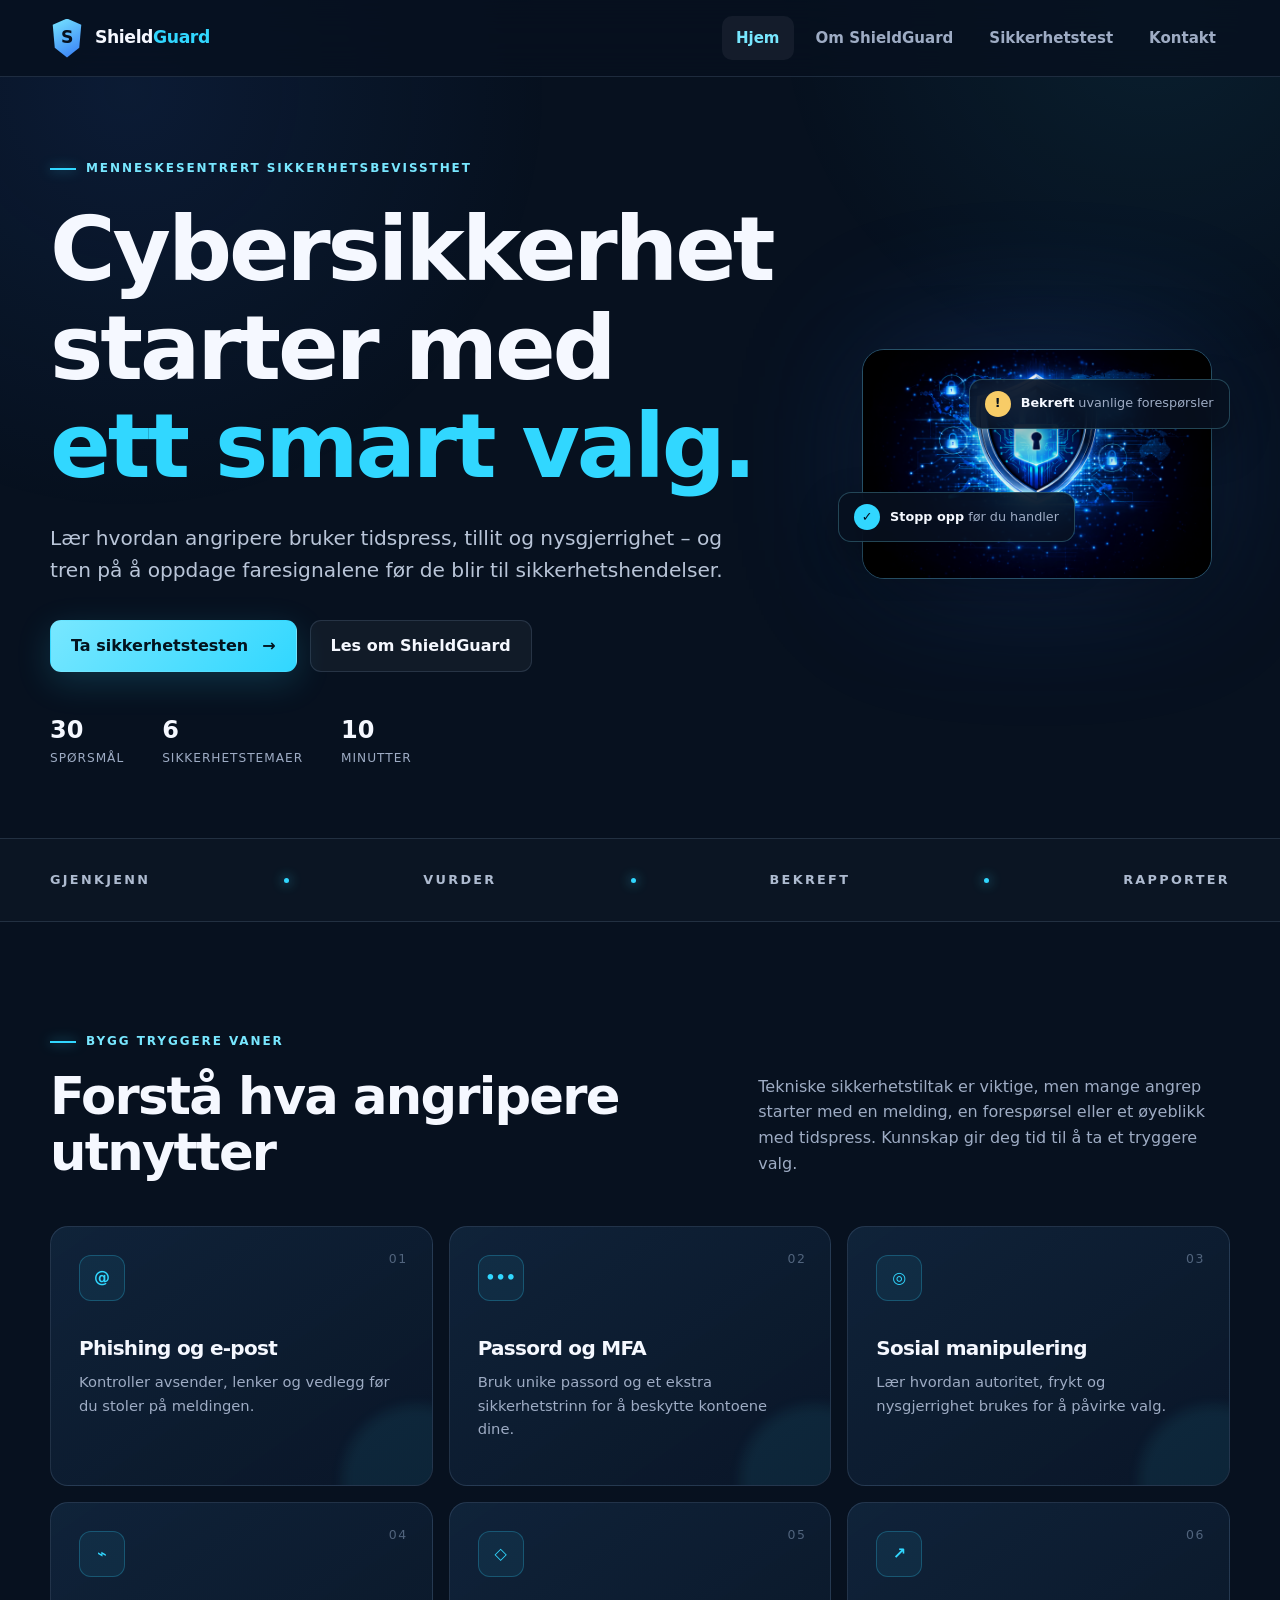
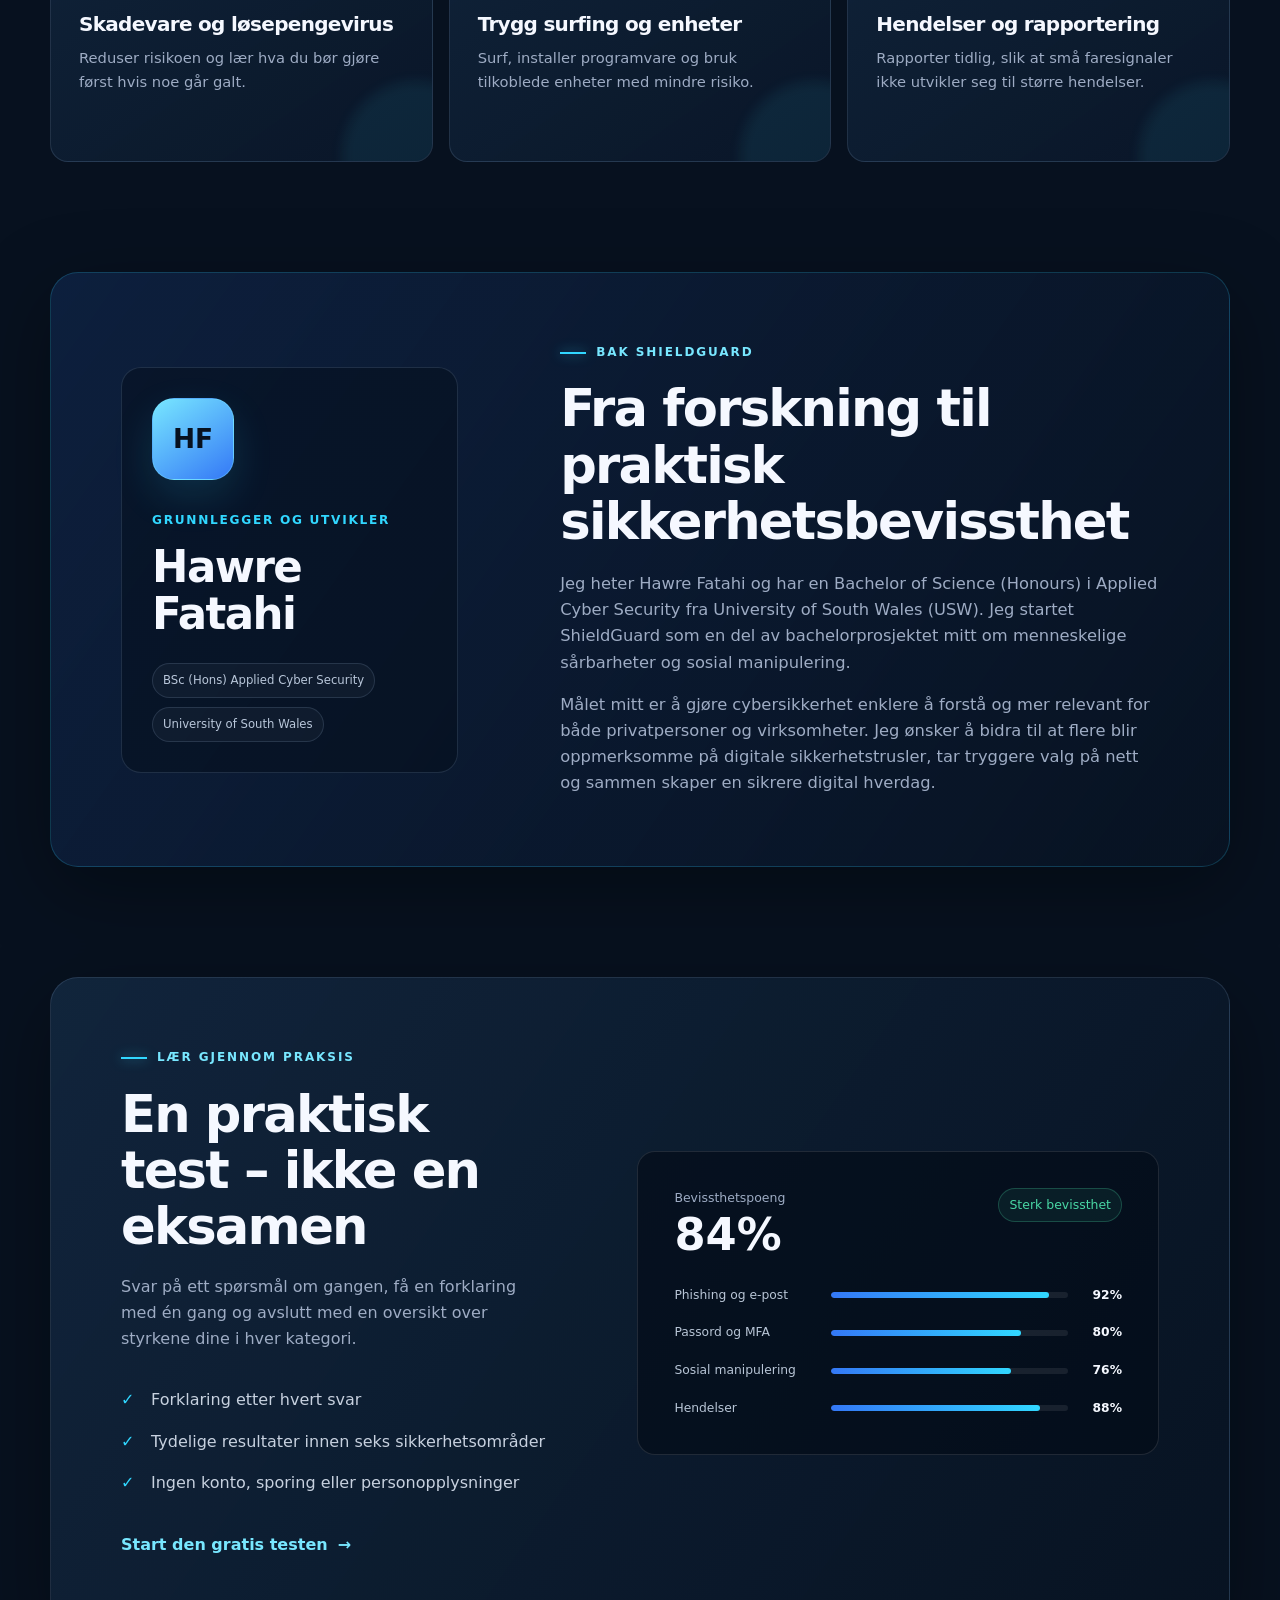
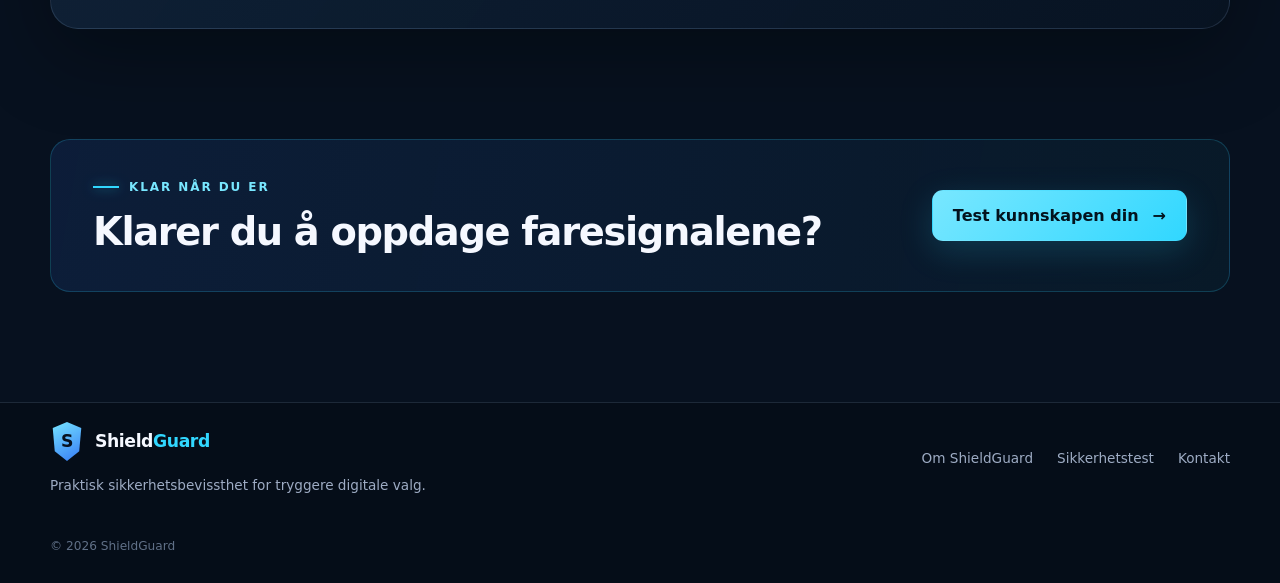
<file: index.html>
<!doctype html>
<html lang="no">
<head>
  <meta charset="utf-8"><meta name="viewport" content="width=device-width, initial-scale=1">
  <meta name="description" content="ShieldGuard hjelper mennesker med å gjenkjenne phishing, sosial manipulering og digitale sikkerhetstrusler gjennom praktisk opplæring.">
  <meta name="theme-color" content="#07111f"><title>ShieldGuard | Tenk før du klikker</title>
  <link rel="stylesheet" href="styles.css"><script src="app.js" defer></script>
</head>
<body>
  <a class="skip-link" href="#main-content">Hopp til innholdet</a>
  <header class="site-header"><nav class="nav-shell" aria-label="Hovedmeny"><a class="brand" href="index.html" aria-label="ShieldGuard forside"><span class="brand-mark" aria-hidden="true">S</span><span>Shield<span>Guard</span></span></a><button class="nav-toggle" type="button" aria-expanded="false" aria-controls="nav-links"><span class="sr-only">Åpne menyen</span><span></span><span></span><span></span></button><div class="nav-links" id="nav-links"><a class="active" href="index.html">Hjem</a><a href="mission.html">Om ShieldGuard</a><a href="quiz.html">Sikkerhetstest</a><a href="contact.html">Kontakt</a></div></nav></header>
  <main id="main-content">
    <section class="hero section-shell">
      <div class="hero-copy"><div class="eyebrow"><span></span> Menneskesentrert sikkerhetsbevissthet</div><h1>Cybersikkerhet starter med <em>ett smart valg.</em></h1><p class="lead">Lær hvordan angripere bruker tidspress, tillit og nysgjerrighet – og tren på å oppdage faresignalene før de blir til sikkerhetshendelser.</p><div class="button-row"><a class="button button-primary" href="quiz.html">Ta sikkerhetstesten <span aria-hidden="true">→</span></a><a class="button button-secondary" href="mission.html">Les om ShieldGuard</a></div><div class="hero-proof" aria-label="Informasjon om testen"><div><strong>30</strong><span>spørsmål</span></div><div><strong>6</strong><span>sikkerhetstemaer</span></div><div><strong>10</strong><span>minutter</span></div></div></div>
      <div class="hero-visual" aria-label="Illustrasjon av cybersikkerhet"><div class="visual-glow"></div><img src="ShieldGuard-no.png" alt="Digitalt skjold og hengelås som symboliserer sikkerhet på internett"><div class="status-card status-card-one"><span class="status-icon">✓</span><span><strong>Stopp opp</strong> før du handler</span></div><div class="status-card status-card-two"><span class="status-icon">!</span><span><strong>Bekreft</strong> uvanlige forespørsler</span></div></div>
    </section>
    <section class="signal-strip" aria-label="Viktige sikkerhetsvaner"><div class="section-shell signal-grid"><span>Gjenkjenn</span><i></i><span>Vurder</span><i></i><span>Bekreft</span><i></i><span>Rapporter</span></div></section>
    <section class="section-shell content-section">
      <div class="section-heading"><div><div class="eyebrow"><span></span> Bygg tryggere vaner</div><h2>Forstå hva angripere utnytter</h2></div><p>Tekniske sikkerhetstiltak er viktige, men mange angrep starter med en melding, en forespørsel eller et øyeblikk med tidspress. Kunnskap gir deg tid til å ta et tryggere valg.</p></div>
      <div class="topic-grid">
        <article class="topic-card"><span class="topic-number">01</span><div class="topic-icon" aria-hidden="true">@</div><h3>Phishing og e-post</h3><p>Kontroller avsender, lenker og vedlegg før du stoler på meldingen.</p></article>
        <article class="topic-card"><span class="topic-number">02</span><div class="topic-icon" aria-hidden="true">•••</div><h3>Passord og MFA</h3><p>Bruk unike passord og et ekstra sikkerhetstrinn for å beskytte kontoene dine.</p></article>
        <article class="topic-card"><span class="topic-number">03</span><div class="topic-icon" aria-hidden="true">◎</div><h3>Sosial manipulering</h3><p>Lær hvordan autoritet, frykt og nysgjerrighet brukes for å påvirke valg.</p></article>
        <article class="topic-card"><span class="topic-number">04</span><div class="topic-icon" aria-hidden="true">⌁</div><h3>Skadevare og løsepengevirus</h3><p>Reduser risikoen og lær hva du bør gjøre først hvis noe går galt.</p></article>
        <article class="topic-card"><span class="topic-number">05</span><div class="topic-icon" aria-hidden="true">◇</div><h3>Trygg surfing og enheter</h3><p>Surf, installer programvare og bruk tilkoblede enheter med mindre risiko.</p></article>
        <article class="topic-card"><span class="topic-number">06</span><div class="topic-icon" aria-hidden="true">↗</div><h3>Hendelser og rapportering</h3><p>Rapporter tidlig, slik at små faresignaler ikke utvikler seg til større hendelser.</p></article>
      </div>
    </section>
    <section class="section-shell founder-panel">
      <div class="founder-identity"><div class="founder-avatar" aria-hidden="true">HF</div><span class="section-label">Grunnlegger og utvikler</span><h2>Hawre Fatahi</h2><div class="credential-list"><span>BSc (Hons) Applied Cyber Security</span><span>University of South Wales</span></div></div>
      <div class="founder-copy"><div class="eyebrow"><span></span> Bak ShieldGuard</div><h2>Fra forskning til praktisk sikkerhetsbevissthet</h2><p>Jeg heter Hawre Fatahi og har en Bachelor of Science (Honours) i Applied Cyber Security fra University of South Wales (USW). Jeg startet ShieldGuard som en del av bachelorprosjektet mitt om menneskelige sårbarheter og sosial manipulering.</p><p>Målet mitt er å gjøre cybersikkerhet enklere å forstå og mer relevant for både privatpersoner og virksomheter. Jeg ønsker å bidra til at flere blir oppmerksomme på digitale sikkerhetstrusler, tar tryggere valg på nett og sammen skaper en sikrere digital hverdag.</p></div>
    </section>
    <section class="section-shell feature-panel"><div class="feature-copy"><div class="eyebrow"><span></span> Lær gjennom praksis</div><h2>En praktisk test – ikke en eksamen</h2><p>Svar på ett spørsmål om gangen, få en forklaring med én gang og avslutt med en oversikt over styrkene dine i hver kategori.</p><ul class="check-list"><li>Forklaring etter hvert svar</li><li>Tydelige resultater innen seks sikkerhetsområder</li><li>Ingen konto, sporing eller personopplysninger</li></ul><a class="text-link" href="quiz.html">Start den gratis testen <span aria-hidden="true">→</span></a></div><div class="mini-dashboard" aria-label="Eksempel på resultatoversikt"><div class="dashboard-top"><div><span>Bevissthetspoeng</span><strong>84%</strong></div><span class="risk-badge">Sterk bevissthet</span></div><div class="dashboard-row"><span>Phishing og e-post</span><div><i style="width:92%"></i></div><strong>92%</strong></div><div class="dashboard-row"><span>Passord og MFA</span><div><i style="width:80%"></i></div><strong>80%</strong></div><div class="dashboard-row"><span>Sosial manipulering</span><div><i style="width:76%"></i></div><strong>76%</strong></div><div class="dashboard-row"><span>Hendelser</span><div><i style="width:88%"></i></div><strong>88%</strong></div></div></section>
    <section class="section-shell final-cta"><div><div class="eyebrow"><span></span> Klar når du er</div><h2>Klarer du å oppdage faresignalene?</h2></div><a class="button button-primary" href="quiz.html">Test kunnskapen din <span aria-hidden="true">→</span></a></section>
  </main>
  <footer class="site-footer"><div class="section-shell footer-grid"><div><a class="brand" href="index.html"><span class="brand-mark">S</span><span>Shield<span>Guard</span></span></a><p>Praktisk sikkerhetsbevissthet for tryggere digitale valg.</p></div><div class="footer-links"><a href="mission.html">Om ShieldGuard</a><a href="quiz.html">Sikkerhetstest</a><a href="contact.html">Kontakt</a></div><p class="copyright">© <span data-year></span> ShieldGuard</p></div></footer>
</body></html>
</file>
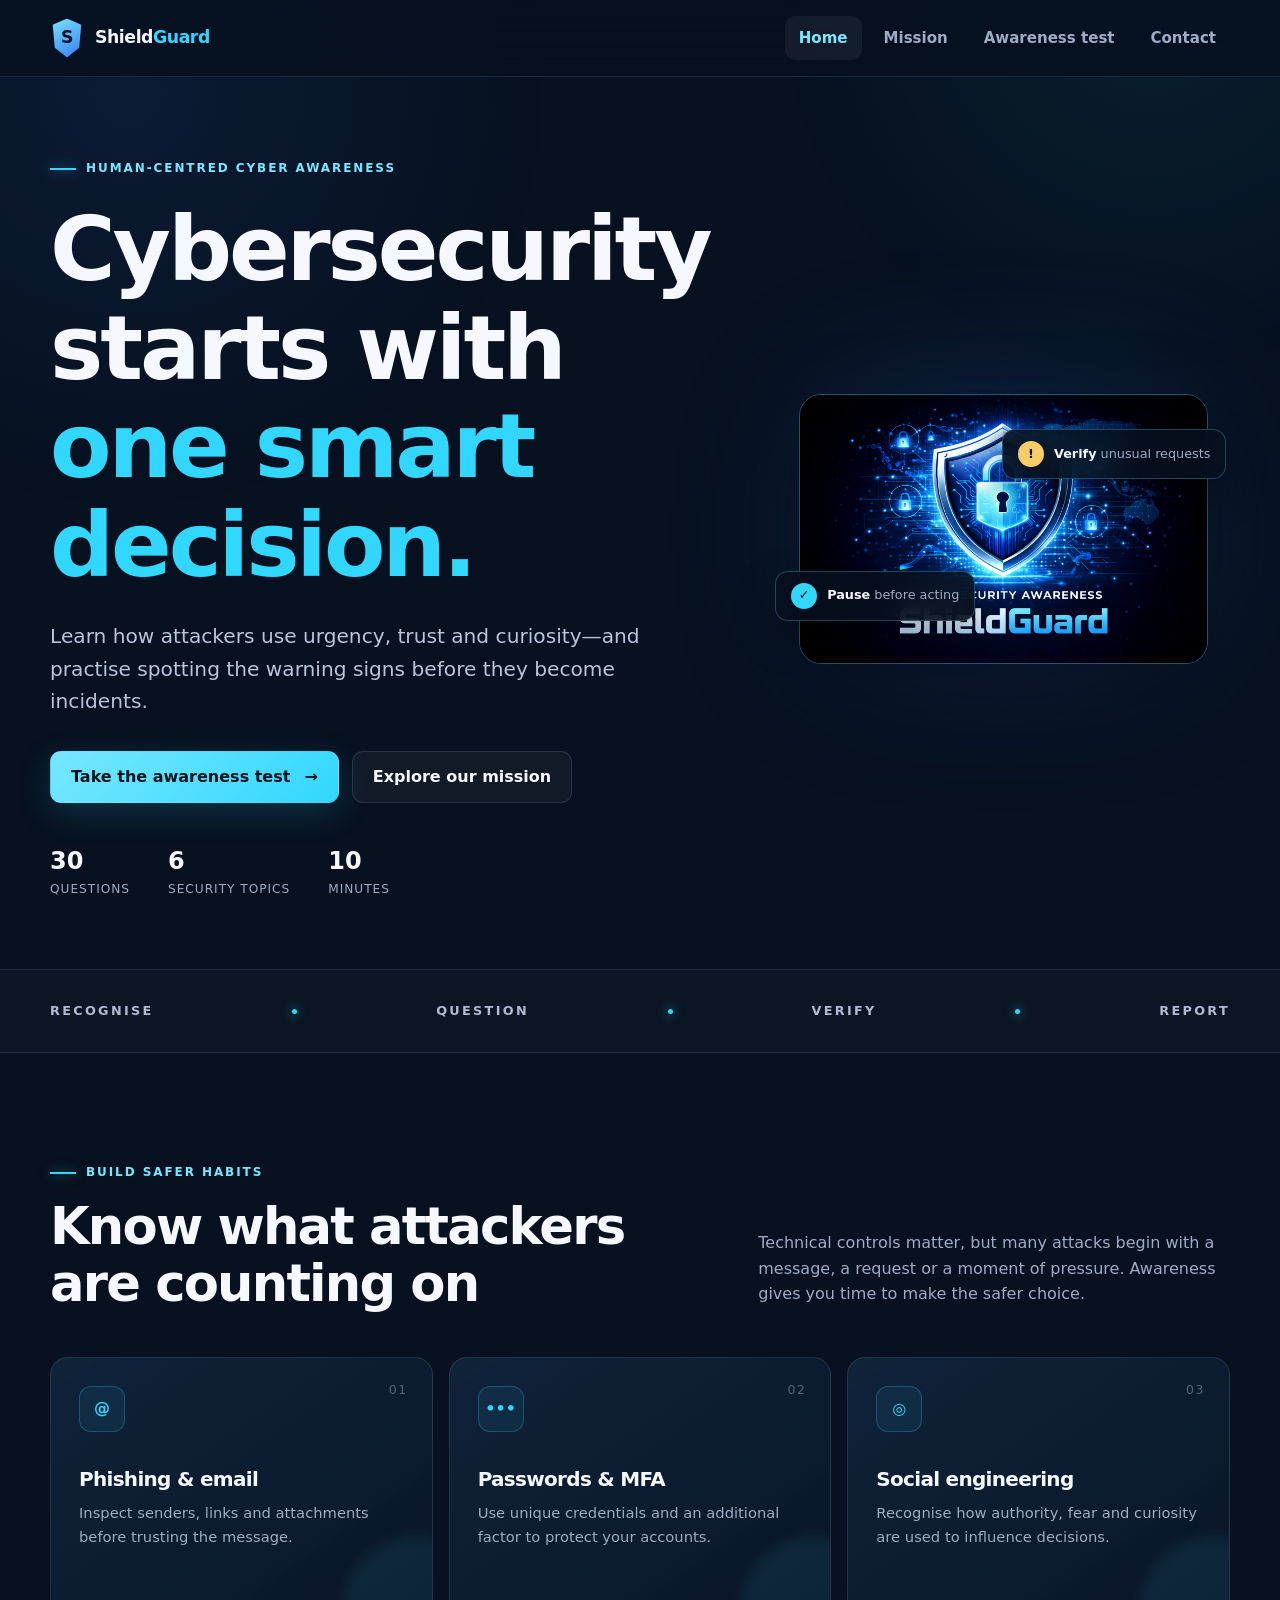
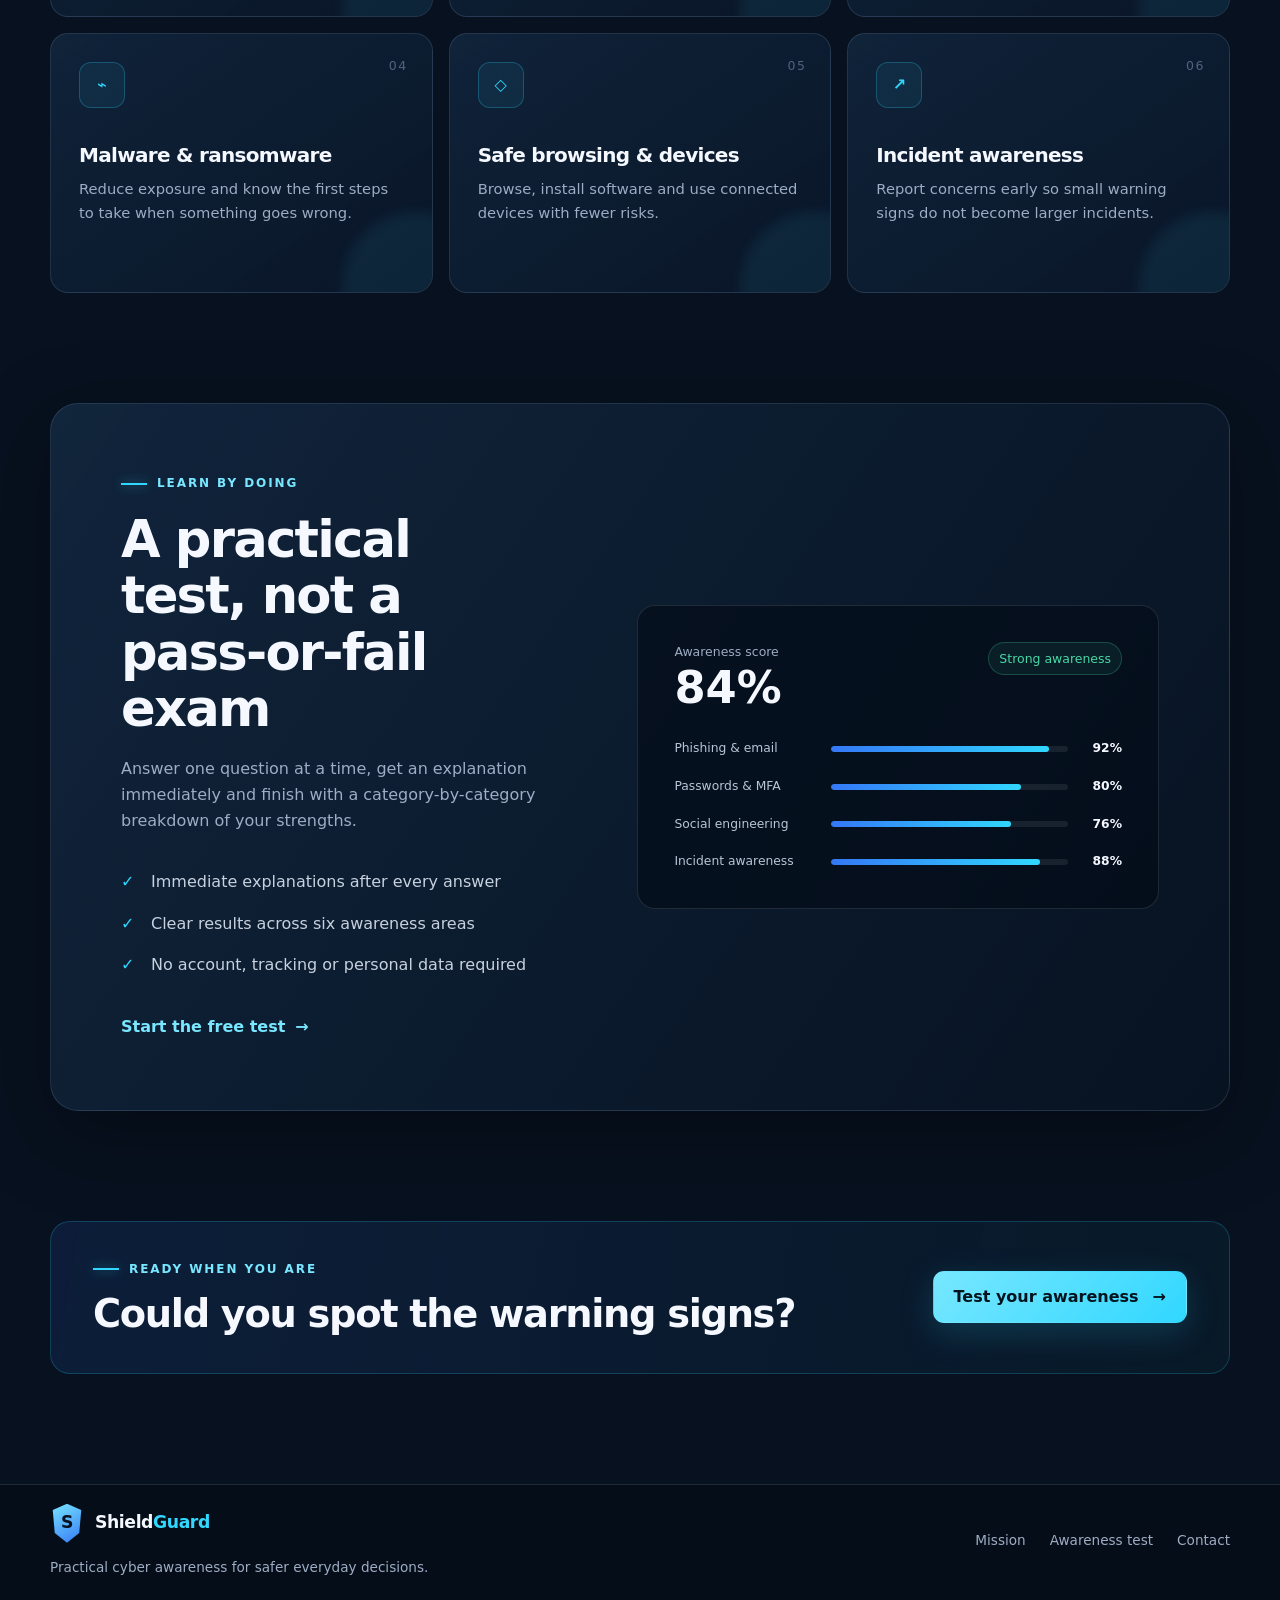
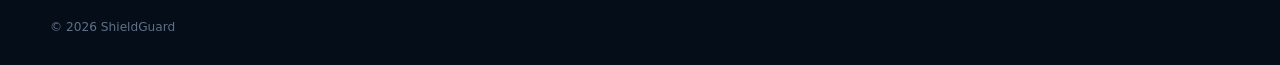
<file: ShieldGuard-2.0/ShieldGuard-2.0/index.html>
<!doctype html>
<html lang="en">
<head>
  <meta charset="utf-8"><meta name="viewport" content="width=device-width, initial-scale=1">
  <meta name="description" content="ShieldGuard helps people recognise phishing, social engineering and everyday cyber threats through practical awareness training.">
  <meta name="theme-color" content="#07111f"><title>ShieldGuard | Think before you click</title>
  <link rel="stylesheet" href="styles.css"><script src="app.js" defer></script>
</head>
<body>
  <a class="skip-link" href="#main-content">Skip to content</a>
  <header class="site-header"><nav class="nav-shell" aria-label="Main navigation"><a class="brand" href="index.html" aria-label="ShieldGuard home"><span class="brand-mark" aria-hidden="true">S</span><span>Shield<span>Guard</span></span></a><button class="nav-toggle" type="button" aria-expanded="false" aria-controls="nav-links"><span class="sr-only">Open menu</span><span></span><span></span><span></span></button><div class="nav-links" id="nav-links"><a class="active" href="index.html">Home</a><a href="mission.html">Mission</a><a href="quiz.html">Awareness test</a><a href="contact.html">Contact</a></div></nav></header>
  <main id="main-content">
    <section class="hero section-shell">
      <div class="hero-copy"><div class="eyebrow"><span></span> Human-centred cyber awareness</div><h1>Cybersecurity starts with <em>one smart decision.</em></h1><p class="lead">Learn how attackers use urgency, trust and curiosity—and practise spotting the warning signs before they become incidents.</p><div class="button-row"><a class="button button-primary" href="quiz.html">Take the awareness test <span aria-hidden="true">→</span></a><a class="button button-secondary" href="mission.html">Explore our mission</a></div><div class="hero-proof" aria-label="Quiz summary"><div><strong>30</strong><span>questions</span></div><div><strong>6</strong><span>security topics</span></div><div><strong>10</strong><span>minutes</span></div></div></div>
      <div class="hero-visual" aria-label="ShieldGuard cybersecurity illustration"><div class="visual-glow"></div><img src="ShieldGuard.png" alt="Digital shield and padlock representing cyber security awareness"><div class="status-card status-card-one"><span class="status-icon">✓</span><span><strong>Pause</strong> before acting</span></div><div class="status-card status-card-two"><span class="status-icon">!</span><span><strong>Verify</strong> unusual requests</span></div></div>
    </section>
    <section class="signal-strip" aria-label="Core security behaviours"><div class="section-shell signal-grid"><span>Recognise</span><i></i><span>Question</span><i></i><span>Verify</span><i></i><span>Report</span></div></section>
    <section class="section-shell content-section">
      <div class="section-heading"><div><div class="eyebrow"><span></span> Build safer habits</div><h2>Know what attackers are counting on</h2></div><p>Technical controls matter, but many attacks begin with a message, a request or a moment of pressure. Awareness gives you time to make the safer choice.</p></div>
      <div class="topic-grid">
        <article class="topic-card"><span class="topic-number">01</span><div class="topic-icon" aria-hidden="true">@</div><h3>Phishing &amp; email</h3><p>Inspect senders, links and attachments before trusting the message.</p></article>
        <article class="topic-card"><span class="topic-number">02</span><div class="topic-icon" aria-hidden="true">•••</div><h3>Passwords &amp; MFA</h3><p>Use unique credentials and an additional factor to protect your accounts.</p></article>
        <article class="topic-card"><span class="topic-number">03</span><div class="topic-icon" aria-hidden="true">◎</div><h3>Social engineering</h3><p>Recognise how authority, fear and curiosity are used to influence decisions.</p></article>
        <article class="topic-card"><span class="topic-number">04</span><div class="topic-icon" aria-hidden="true">⌁</div><h3>Malware &amp; ransomware</h3><p>Reduce exposure and know the first steps to take when something goes wrong.</p></article>
        <article class="topic-card"><span class="topic-number">05</span><div class="topic-icon" aria-hidden="true">◇</div><h3>Safe browsing &amp; devices</h3><p>Browse, install software and use connected devices with fewer risks.</p></article>
        <article class="topic-card"><span class="topic-number">06</span><div class="topic-icon" aria-hidden="true">↗</div><h3>Incident awareness</h3><p>Report concerns early so small warning signs do not become larger incidents.</p></article>
      </div>
    </section>
    <section class="section-shell feature-panel"><div class="feature-copy"><div class="eyebrow"><span></span> Learn by doing</div><h2>A practical test, not a pass-or-fail exam</h2><p>Answer one question at a time, get an explanation immediately and finish with a category-by-category breakdown of your strengths.</p><ul class="check-list"><li>Immediate explanations after every answer</li><li>Clear results across six awareness areas</li><li>No account, tracking or personal data required</li></ul><a class="text-link" href="quiz.html">Start the free test <span aria-hidden="true">→</span></a></div><div class="mini-dashboard" aria-label="Example result dashboard"><div class="dashboard-top"><div><span>Awareness score</span><strong>84%</strong></div><span class="risk-badge">Strong awareness</span></div><div class="dashboard-row"><span>Phishing &amp; email</span><div><i style="width:92%"></i></div><strong>92%</strong></div><div class="dashboard-row"><span>Passwords &amp; MFA</span><div><i style="width:80%"></i></div><strong>80%</strong></div><div class="dashboard-row"><span>Social engineering</span><div><i style="width:76%"></i></div><strong>76%</strong></div><div class="dashboard-row"><span>Incident awareness</span><div><i style="width:88%"></i></div><strong>88%</strong></div></div></section>
    <section class="section-shell final-cta"><div><div class="eyebrow"><span></span> Ready when you are</div><h2>Could you spot the warning signs?</h2></div><a class="button button-primary" href="quiz.html">Test your awareness <span aria-hidden="true">→</span></a></section>
  </main>
  <footer class="site-footer"><div class="section-shell footer-grid"><div><a class="brand" href="index.html"><span class="brand-mark">S</span><span>Shield<span>Guard</span></span></a><p>Practical cyber awareness for safer everyday decisions.</p></div><div class="footer-links"><a href="mission.html">Mission</a><a href="quiz.html">Awareness test</a><a href="contact.html">Contact</a></div><p class="copyright">© <span data-year></span> ShieldGuard</p></div></footer>
</body></html>
</file>
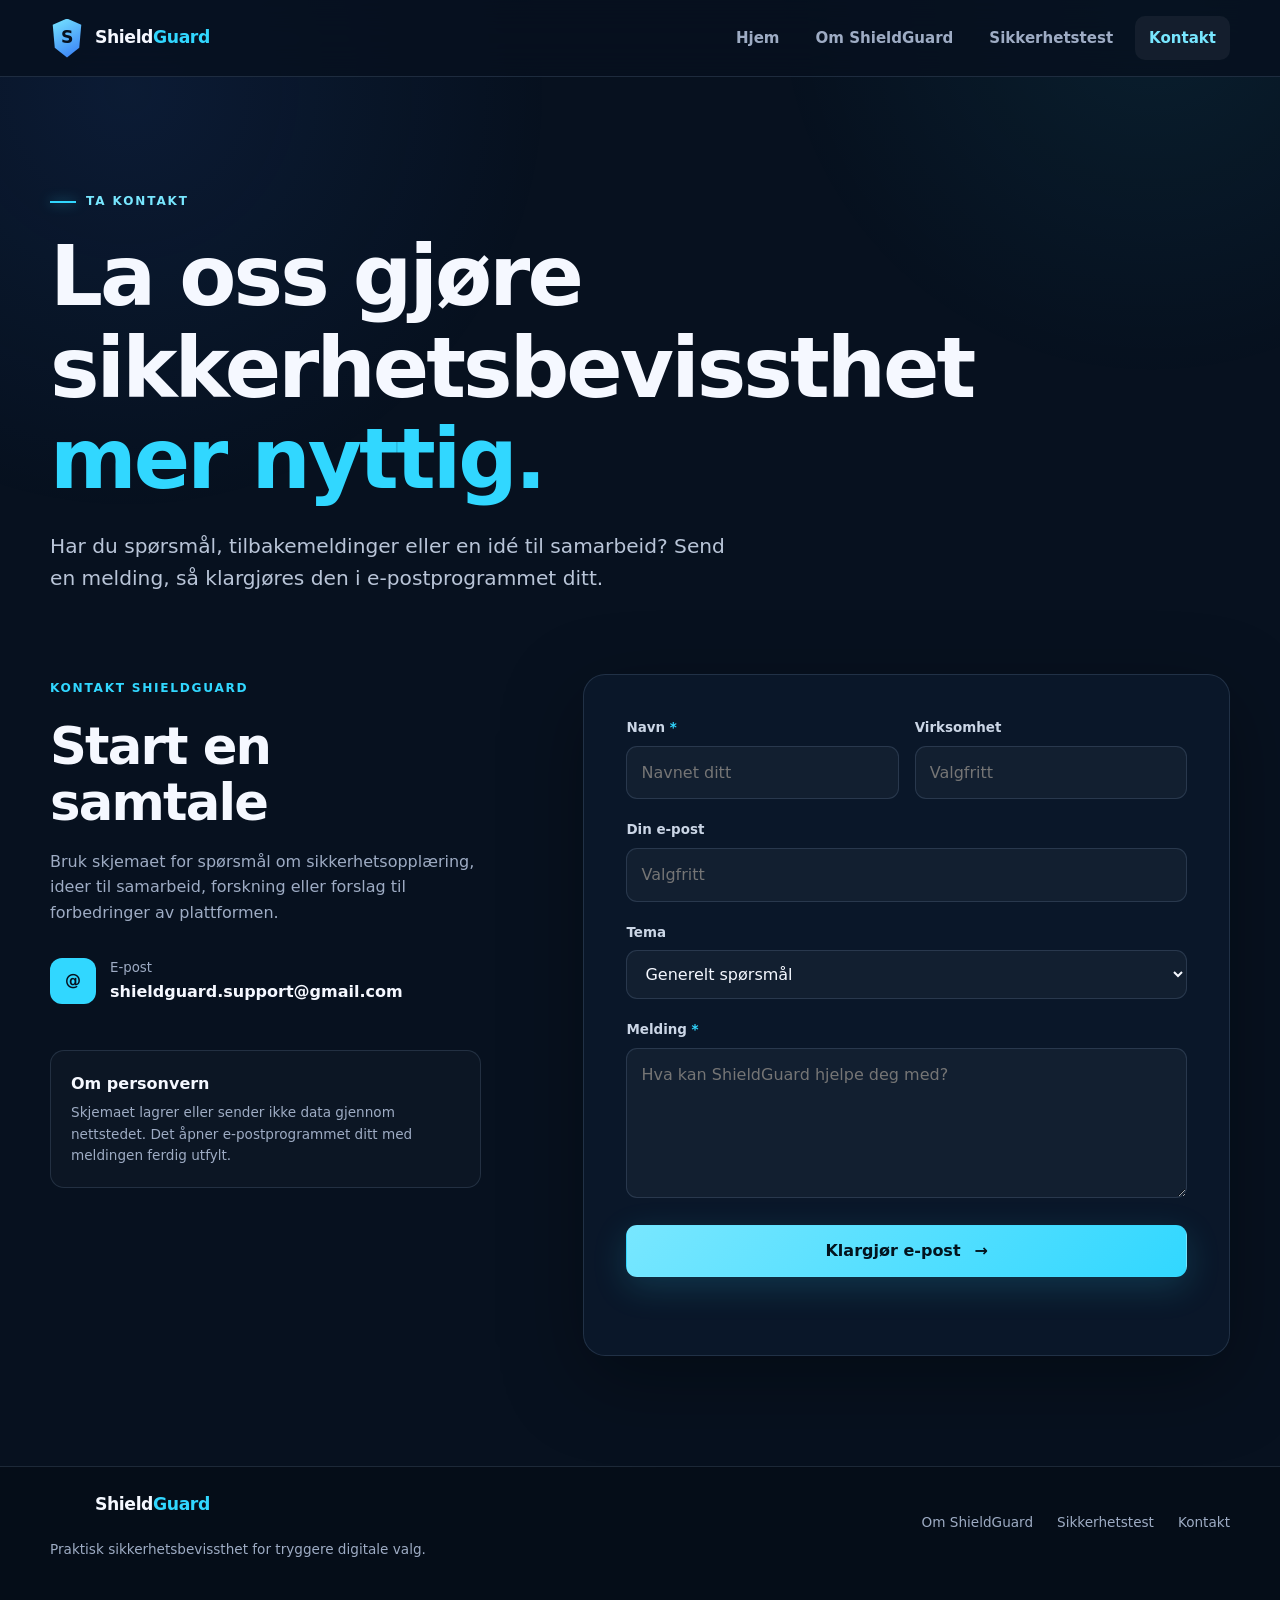
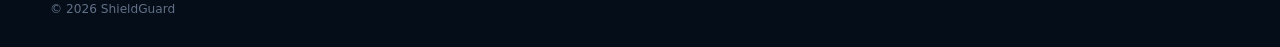
<file: contact.html>
<!doctype html>
<html lang="no">
<head><meta charset="utf-8"><meta name="viewport" content="width=device-width, initial-scale=1"><meta name="description" content="Kontakt ShieldGuard om sikkerhetsbevissthet, samarbeid eller tilbakemeldinger."><meta name="theme-color" content="#07111f"><title>Kontakt | ShieldGuard</title><link rel="stylesheet" href="styles.css"><script src="app.js" defer></script></head>
<body>
  <a class="skip-link" href="#main-content">Hopp til innholdet</a><header class="site-header"><nav class="nav-shell" aria-label="Hovedmeny"><a class="brand" href="index.html" aria-label="ShieldGuard forside"><span class="brand-mark" aria-hidden="true">S</span><span>Shield<span>Guard</span></span></a><button class="nav-toggle" type="button" aria-expanded="false" aria-controls="nav-links"><span class="sr-only">Åpne menyen</span><span></span><span></span><span></span></button><div class="nav-links" id="nav-links"><a href="index.html">Hjem</a><a href="mission.html">Om ShieldGuard</a><a href="quiz.html">Sikkerhetstest</a><a class="active" href="contact.html">Kontakt</a></div></nav></header>
  <main id="main-content">
    <section class="page-hero section-shell compact-hero"><div class="eyebrow"><span></span> Ta kontakt</div><h1>La oss gjøre sikkerhetsbevissthet <em>mer nyttig.</em></h1><p class="lead">Har du spørsmål, tilbakemeldinger eller en idé til samarbeid? Send en melding, så klargjøres den i e-postprogrammet ditt.</p></section>
    <section class="section-shell contact-layout"><div class="contact-info"><span class="section-label">Kontakt ShieldGuard</span><h2>Start en samtale</h2><p>Bruk skjemaet for spørsmål om sikkerhetsopplæring, ideer til samarbeid, forskning eller forslag til forbedringer av plattformen.</p><a class="contact-email" href="mailto:shieldguard.support@gmail.com"><span aria-hidden="true">@</span><div><small>E-post</small><strong>shieldguard.support@gmail.com</strong></div></a><div class="privacy-note"><strong>Om personvern</strong><p>Skjemaet lagrer eller sender ikke data gjennom nettstedet. Det åpner e-postprogrammet ditt med meldingen ferdig utfylt.</p></div></div>
      <form class="contact-form" id="contact-form"><div class="field-row"><div class="field"><label for="name">Navn <span aria-hidden="true">*</span></label><input id="name" name="name" type="text" autocomplete="name" required placeholder="Navnet ditt"></div><div class="field"><label for="organization">Virksomhet</label><input id="organization" name="organization" type="text" autocomplete="organization" placeholder="Valgfritt"></div></div><div class="field"><label for="email">Din e-post</label><input id="email" name="email" type="email" autocomplete="email" placeholder="Valgfritt"></div><div class="field"><label for="topic">Tema</label><select id="topic" name="topic"><option>Generelt spørsmål</option><option>Sikkerhetsopplæring</option><option>Samarbeid</option><option>Tilbakemelding på testen</option><option>Teknisk problem</option></select></div><div class="field"><label for="message">Melding <span aria-hidden="true">*</span></label><textarea id="message" name="message" required placeholder="Hva kan ShieldGuard hjelpe deg med?"></textarea></div><button class="button button-primary form-submit" type="submit">Klargjør e-post <span aria-hidden="true">→</span></button><p class="form-status" id="form-status" aria-live="polite"></p></form>
    </section>
  </main>
  <footer class="site-footer"><div class="section-shell footer-grid"><div><a class="brand" href="index.html"><span class="brand-mark">S</span><span>Shield<span>Guard</span></span></a><p>Praktisk sikkerhetsbevissthet for tryggere digitale valg.</p></div><div class="footer-links"><a href="mission.html">Om ShieldGuard</a><a href="quiz.html">Sikkerhetstest</a><a href="contact.html">Kontakt</a></div><p class="copyright">© <span data-year></span> ShieldGuard</p></div></footer>
</body></html>
</file>
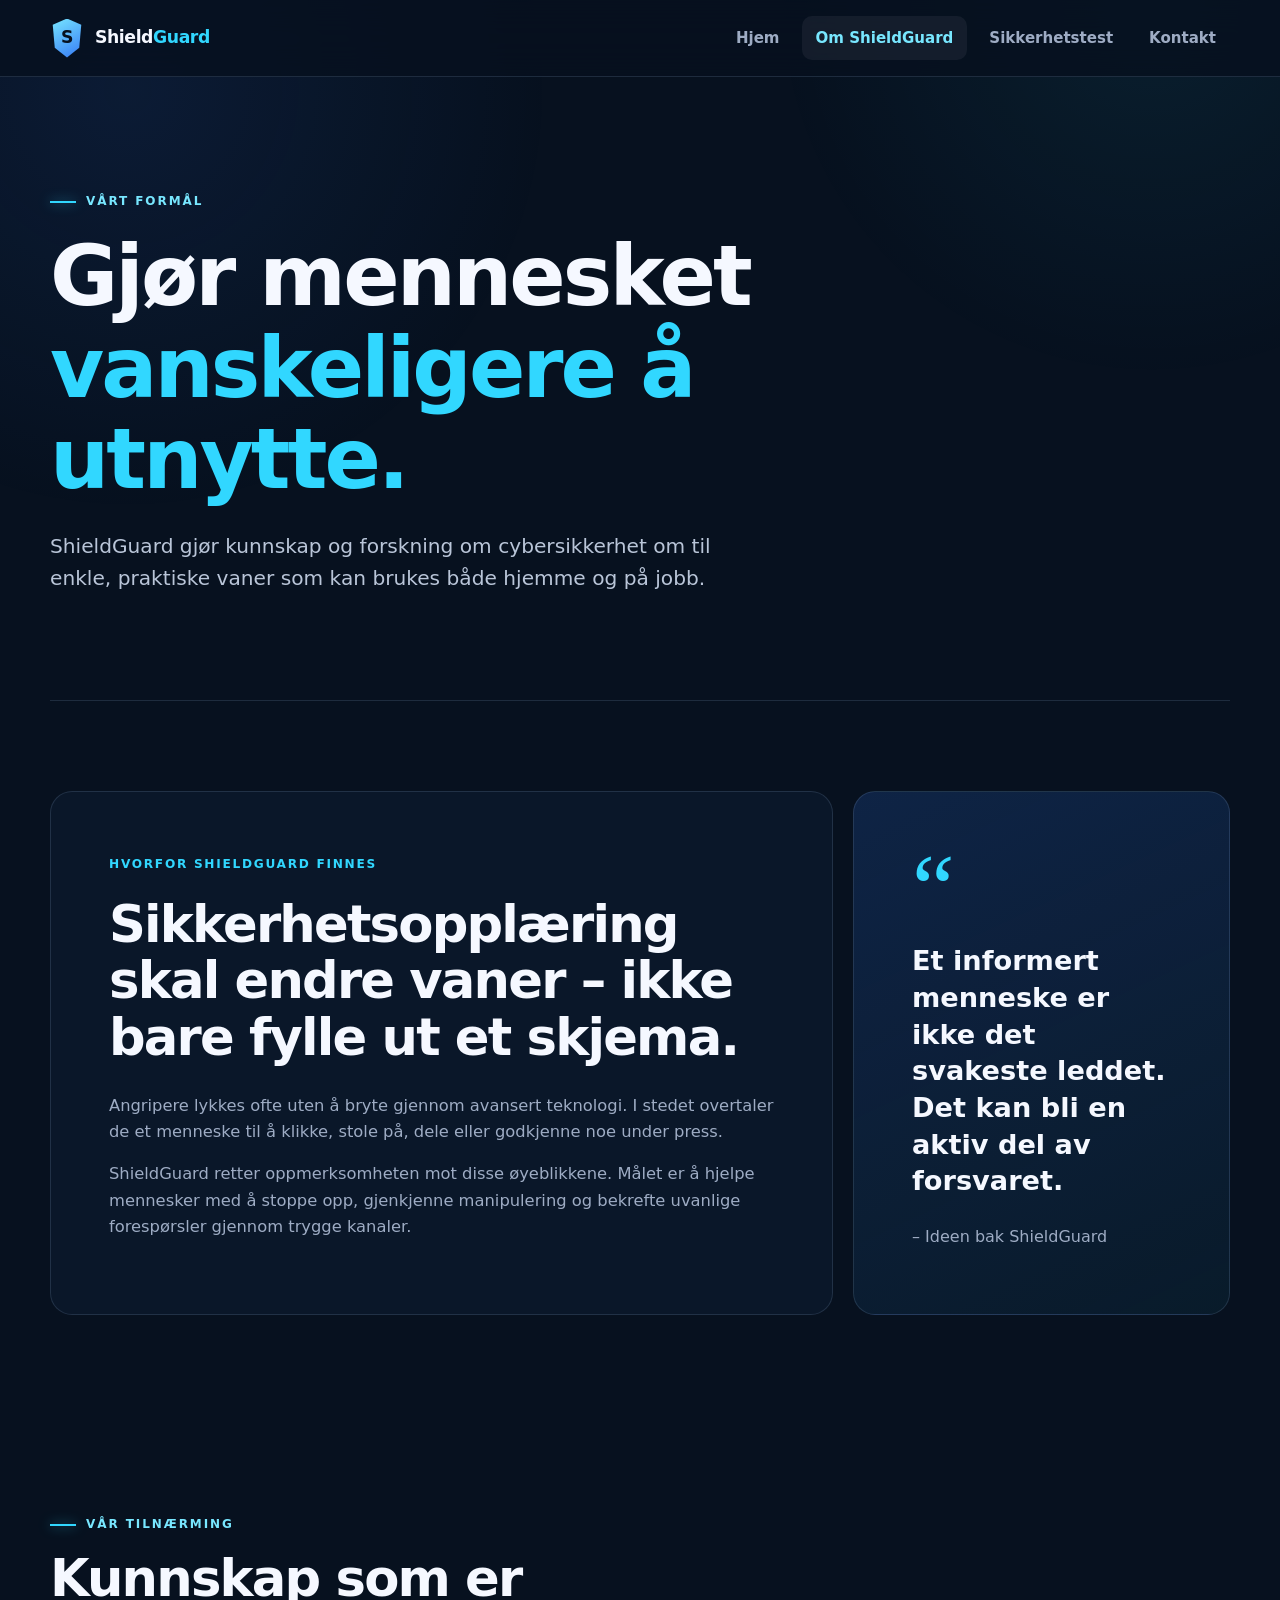
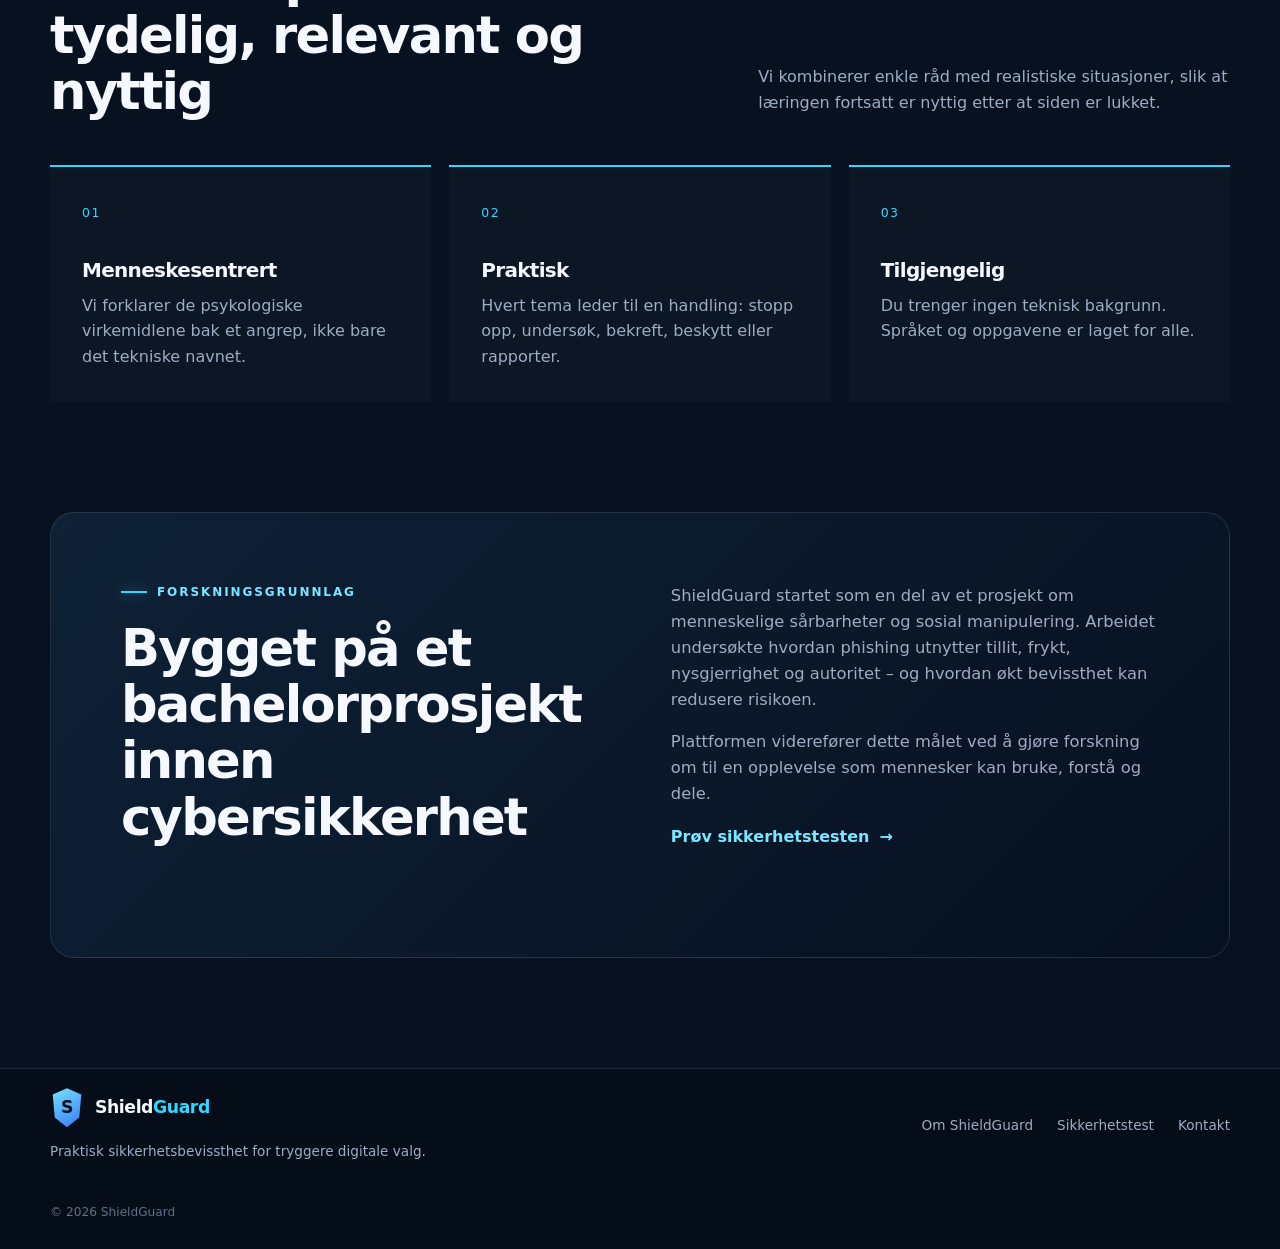
<file: mission.html>
<!doctype html>
<html lang="no">
<head><meta charset="utf-8"><meta name="viewport" content="width=device-width, initial-scale=1"><meta name="description" content="Les om hvordan ShieldGuard gjør cybersikkerhet forståelig og praktisk for både privatpersoner og virksomheter."><meta name="theme-color" content="#07111f"><title>Om ShieldGuard | ShieldGuard</title><link rel="stylesheet" href="styles.css"><script src="app.js" defer></script></head>
<body>
  <a class="skip-link" href="#main-content">Hopp til innholdet</a><header class="site-header"><nav class="nav-shell" aria-label="Hovedmeny"><a class="brand" href="index.html" aria-label="ShieldGuard forside"><span class="brand-mark" aria-hidden="true">S</span><span>Shield<span>Guard</span></span></a><button class="nav-toggle" type="button" aria-expanded="false" aria-controls="nav-links"><span class="sr-only">Åpne menyen</span><span></span><span></span><span></span></button><div class="nav-links" id="nav-links"><a href="index.html">Hjem</a><a class="active" href="mission.html">Om ShieldGuard</a><a href="quiz.html">Sikkerhetstest</a><a href="contact.html">Kontakt</a></div></nav></header>
  <main id="main-content">
    <section class="page-hero section-shell"><div class="eyebrow"><span></span> Vårt formål</div><h1>Gjør mennesket <em>vanskeligere å utnytte.</em></h1><p class="lead">ShieldGuard gjør kunnskap og forskning om cybersikkerhet om til enkle, praktiske vaner som kan brukes både hjemme og på jobb.</p></section>
    <section class="section-shell story-grid"><article class="story-card story-main"><span class="section-label">Hvorfor ShieldGuard finnes</span><h2>Sikkerhetsopplæring skal endre vaner – ikke bare fylle ut et skjema.</h2><p>Angripere lykkes ofte uten å bryte gjennom avansert teknologi. I stedet overtaler de et menneske til å klikke, stole på, dele eller godkjenne noe under press.</p><p>ShieldGuard retter oppmerksomheten mot disse øyeblikkene. Målet er å hjelpe mennesker med å stoppe opp, gjenkjenne manipulering og bekrefte uvanlige forespørsler gjennom trygge kanaler.</p></article><aside class="quote-card"><span class="quote-mark" aria-hidden="true">“</span><blockquote>Et informert menneske er ikke det svakeste leddet. Det kan bli en aktiv del av forsvaret.</blockquote><p>– Ideen bak ShieldGuard</p></aside></section>
    <section class="section-shell content-section"><div class="section-heading"><div><div class="eyebrow"><span></span> Vår tilnærming</div><h2>Kunnskap som er tydelig, relevant og nyttig</h2></div><p>Vi kombinerer enkle råd med realistiske situasjoner, slik at læringen fortsatt er nyttig etter at siden er lukket.</p></div><div class="principle-grid"><article><span>01</span><h3>Menneskesentrert</h3><p>Vi forklarer de psykologiske virkemidlene bak et angrep, ikke bare det tekniske navnet.</p></article><article><span>02</span><h3>Praktisk</h3><p>Hvert tema leder til en handling: stopp opp, undersøk, bekreft, beskytt eller rapporter.</p></article><article><span>03</span><h3>Tilgjengelig</h3><p>Du trenger ingen teknisk bakgrunn. Språket og oppgavene er laget for alle.</p></article></div></section>
    <section class="section-shell research-panel"><div><div class="eyebrow"><span></span> Forskningsgrunnlag</div><h2>Bygget på et bachelorprosjekt innen cybersikkerhet</h2></div><div><p>ShieldGuard startet som en del av et prosjekt om menneskelige sårbarheter og sosial manipulering. Arbeidet undersøkte hvordan phishing utnytter tillit, frykt, nysgjerrighet og autoritet – og hvordan økt bevissthet kan redusere risikoen.</p><p>Plattformen viderefører dette målet ved å gjøre forskning om til en opplevelse som mennesker kan bruke, forstå og dele.</p><a class="text-link" href="quiz.html">Prøv sikkerhetstesten <span aria-hidden="true">→</span></a></div></section>
  </main>
  <footer class="site-footer"><div class="section-shell footer-grid"><div><a class="brand" href="index.html"><span class="brand-mark">S</span><span>Shield<span>Guard</span></span></a><p>Praktisk sikkerhetsbevissthet for tryggere digitale valg.</p></div><div class="footer-links"><a href="mission.html">Om ShieldGuard</a><a href="quiz.html">Sikkerhetstest</a><a href="contact.html">Kontakt</a></div><p class="copyright">© <span data-year></span> ShieldGuard</p></div></footer>
</body></html>
</file>
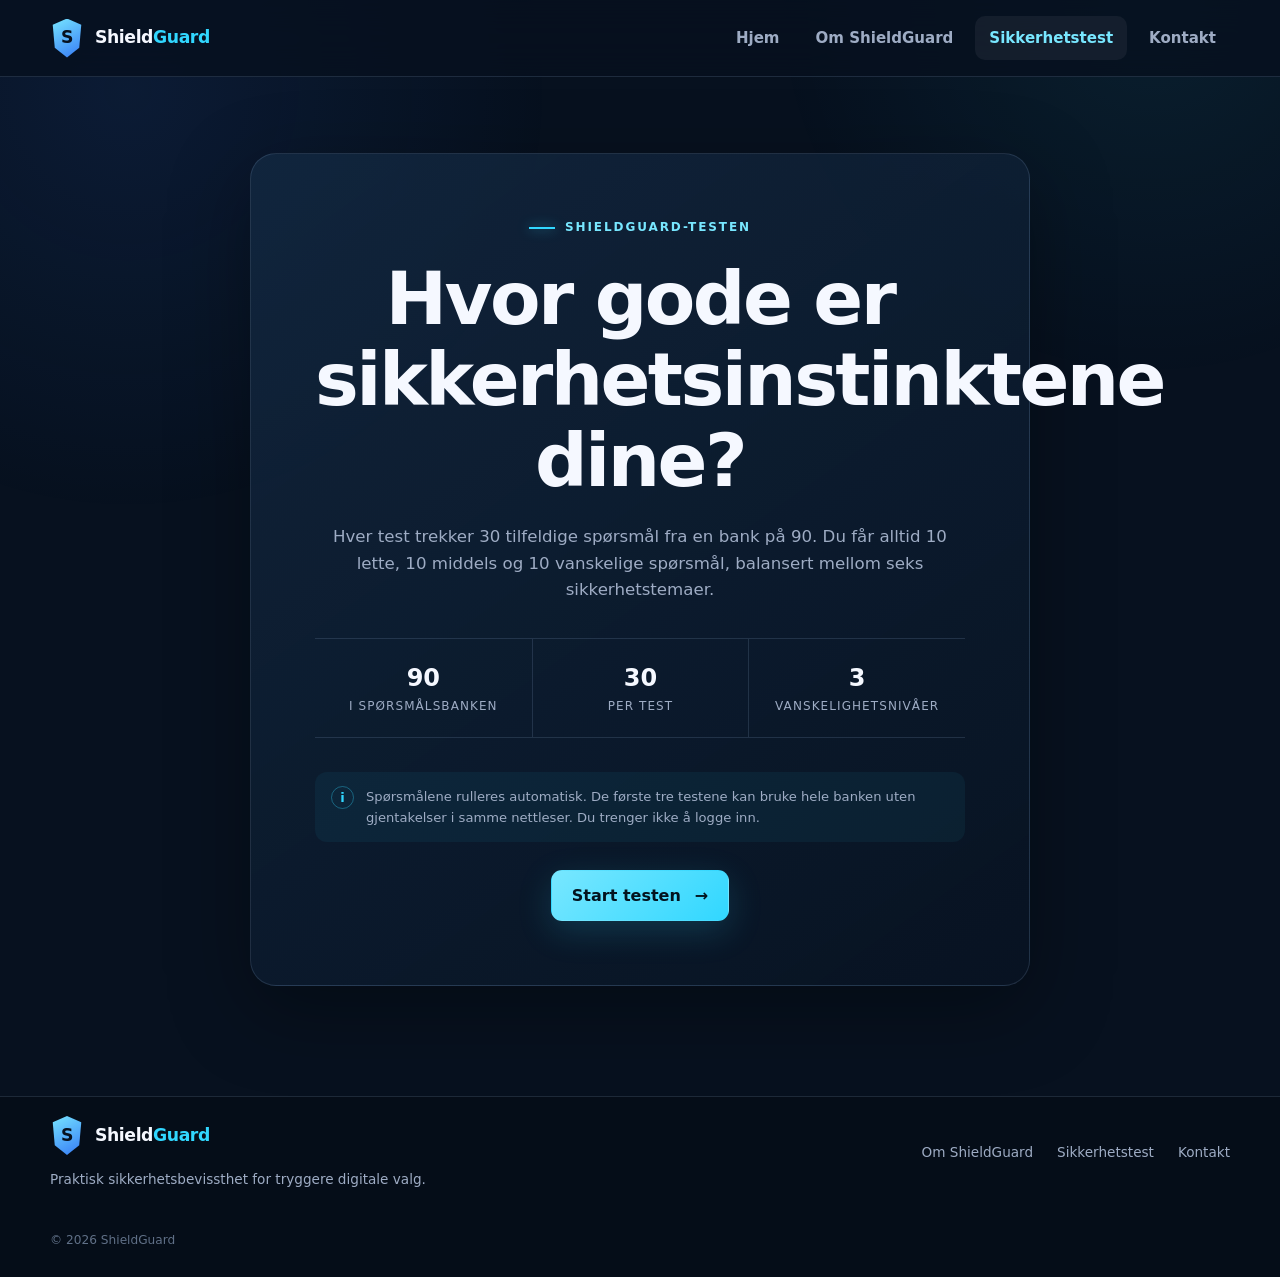
<file: quiz.html>
<!doctype html>
<html lang="no">
<head><meta charset="utf-8"><meta name="viewport" content="width=device-width, initial-scale=1"><meta name="description" content="Ta ShieldGuards gratis sikkerhetstest med 30 tilfeldige spørsmål fra en bank på 90 spørsmål."><meta name="theme-color" content="#07111f"><title>Sikkerhetstest | ShieldGuard</title><link rel="stylesheet" href="styles.css"><script src="app.js" defer></script><script src="question-bank.js" defer></script><script src="quiz.js" defer></script></head>
<body>
  <a class="skip-link" href="#main-content">Hopp til innholdet</a><header class="site-header"><nav class="nav-shell" aria-label="Hovedmeny"><a class="brand" href="index.html" aria-label="ShieldGuard forside"><span class="brand-mark" aria-hidden="true">S</span><span>Shield<span>Guard</span></span></a><button class="nav-toggle" type="button" aria-expanded="false" aria-controls="nav-links"><span class="sr-only">Åpne menyen</span><span></span><span></span><span></span></button><div class="nav-links" id="nav-links"><a href="index.html">Hjem</a><a href="mission.html">Om ShieldGuard</a><a class="active" href="quiz.html">Sikkerhetstest</a><a href="contact.html">Kontakt</a></div></nav></header>
  <main id="main-content" class="quiz-main"><section class="quiz-shell">
    <div class="quiz-intro" id="quiz-intro"><div class="eyebrow"><span></span> ShieldGuard-testen</div><h1>Hvor gode er sikkerhetsinstinktene dine?</h1><p>Hver test trekker 30 tilfeldige spørsmål fra en bank på 90. Du får alltid 10 lette, 10 middels og 10 vanskelige spørsmål, balansert mellom seks sikkerhetstemaer.</p><div class="quiz-facts"><div><strong>90</strong><span>i spørsmålsbanken</span></div><div><strong>30</strong><span>per test</span></div><div><strong>3</strong><span>vanskelighetsnivåer</span></div></div><div class="intro-note"><span aria-hidden="true">i</span><p>Spørsmålene rulleres automatisk. De første tre testene kan bruke hele banken uten gjentakelser i samme nettleser. Du trenger ikke å logge inn.</p></div><button class="button button-primary" id="start-quiz" type="button">Start testen <span aria-hidden="true">→</span></button></div>
    <div class="quiz-app hidden" id="quiz-app"><div class="quiz-progress-head"><div><span id="category-label">Phishing og e-post</span><strong id="question-count">Spørsmål 1 av 30</strong></div><span id="progress-percent">3%</span></div><div class="progress-track" role="progressbar" aria-label="Fremdrift i testen" aria-valuemin="0" aria-valuemax="100" aria-valuenow="3"><span id="progress-bar"></span></div><article class="question-card" id="question-card" aria-live="polite"></article><div class="quiz-controls"><button class="button button-secondary" id="previous-button" type="button">← Forrige</button><button class="button button-primary" id="check-button" type="button" disabled>Sjekk svaret</button><button class="button button-primary hidden" id="next-button" type="button">Neste spørsmål →</button></div></div>
    <div class="results-view hidden" id="results-view" aria-live="polite"></div>
  </section></main>
  <footer class="site-footer"><div class="section-shell footer-grid"><div><a class="brand" href="index.html"><span class="brand-mark">S</span><span>Shield<span>Guard</span></span></a><p>Praktisk sikkerhetsbevissthet for tryggere digitale valg.</p></div><div class="footer-links"><a href="mission.html">Om ShieldGuard</a><a href="quiz.html">Sikkerhetstest</a><a href="contact.html">Kontakt</a></div><p class="copyright">© <span data-year></span> ShieldGuard</p></div></footer>
</body></html>
</file>
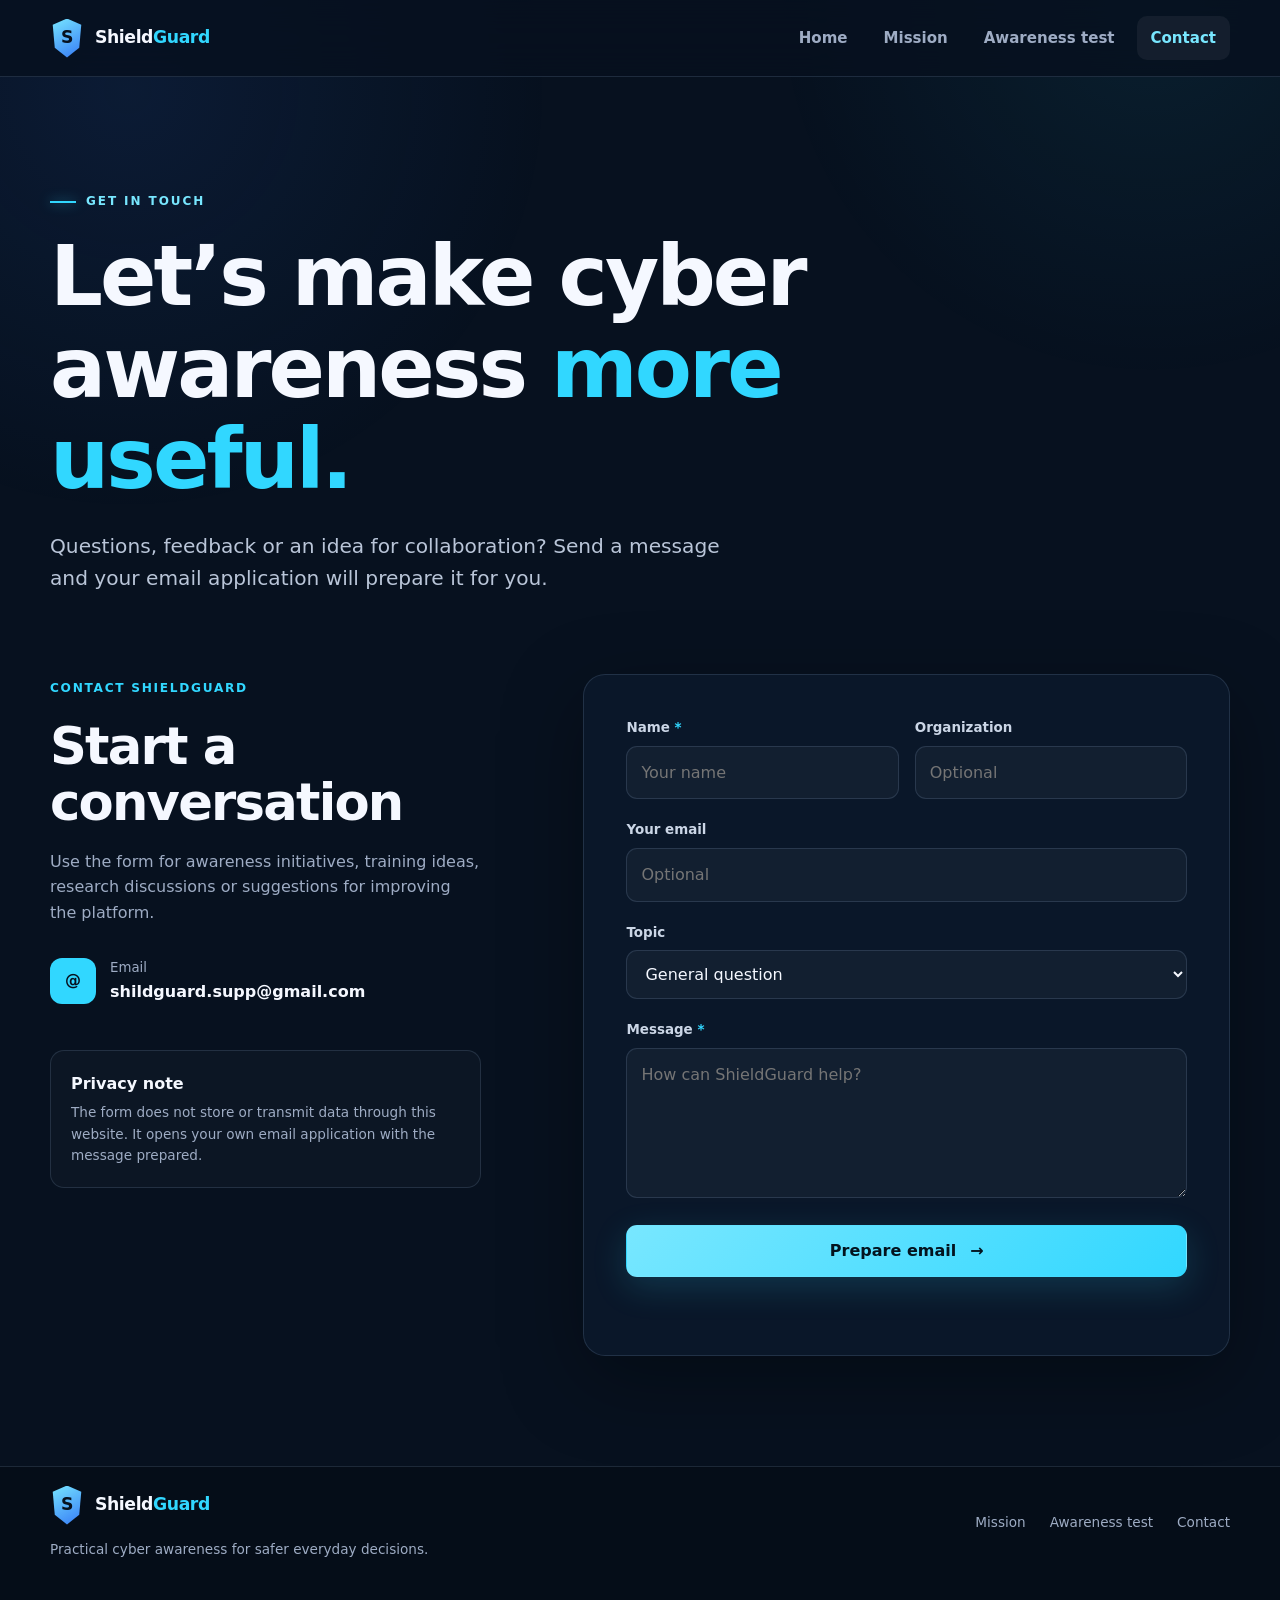
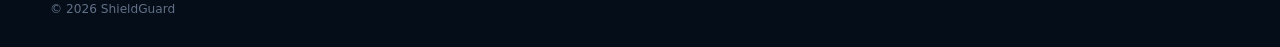
<file: ShieldGuard-2.0/ShieldGuard-2.0/contact.html>
<!doctype html>
<html lang="en">
<head><meta charset="utf-8"><meta name="viewport" content="width=device-width, initial-scale=1"><meta name="description" content="Contact ShieldGuard about cyber security awareness, collaboration or feedback."><meta name="theme-color" content="#07111f"><title>Contact | ShieldGuard</title><link rel="stylesheet" href="styles.css"><script src="app.js" defer></script></head>
<body>
  <a class="skip-link" href="#main-content">Skip to content</a><header class="site-header"><nav class="nav-shell" aria-label="Main navigation"><a class="brand" href="index.html"><span class="brand-mark" aria-hidden="true">S</span><span>Shield<span>Guard</span></span></a><button class="nav-toggle" type="button" aria-expanded="false" aria-controls="nav-links"><span class="sr-only">Open menu</span><span></span><span></span><span></span></button><div class="nav-links" id="nav-links"><a href="index.html">Home</a><a href="mission.html">Mission</a><a href="quiz.html">Awareness test</a><a class="active" href="contact.html">Contact</a></div></nav></header>
  <main id="main-content">
    <section class="page-hero section-shell compact-hero"><div class="eyebrow"><span></span> Get in touch</div><h1>Let’s make cyber awareness <em>more useful.</em></h1><p class="lead">Questions, feedback or an idea for collaboration? Send a message and your email application will prepare it for you.</p></section>
    <section class="section-shell contact-layout"><div class="contact-info"><span class="section-label">Contact ShieldGuard</span><h2>Start a conversation</h2><p>Use the form for awareness initiatives, training ideas, research discussions or suggestions for improving the platform.</p><a class="contact-email" href="mailto:shildguard.supp@gmail.com"><span aria-hidden="true">@</span><div><small>Email</small><strong>shildguard.supp@gmail.com</strong></div></a><div class="privacy-note"><strong>Privacy note</strong><p>The form does not store or transmit data through this website. It opens your own email application with the message prepared.</p></div></div>
      <form class="contact-form" id="contact-form"><div class="field-row"><div class="field"><label for="name">Name <span aria-hidden="true">*</span></label><input id="name" name="name" type="text" autocomplete="name" required placeholder="Your name"></div><div class="field"><label for="organization">Organization</label><input id="organization" name="organization" type="text" autocomplete="organization" placeholder="Optional"></div></div><div class="field"><label for="email">Your email</label><input id="email" name="email" type="email" autocomplete="email" placeholder="Optional"></div><div class="field"><label for="topic">Topic</label><select id="topic" name="topic"><option>General question</option><option>Awareness training</option><option>Collaboration</option><option>Quiz feedback</option><option>Technical issue</option></select></div><div class="field"><label for="message">Message <span aria-hidden="true">*</span></label><textarea id="message" name="message" required placeholder="How can ShieldGuard help?"></textarea></div><button class="button button-primary form-submit" type="submit">Prepare email <span aria-hidden="true">→</span></button><p class="form-status" id="form-status" aria-live="polite"></p></form>
    </section>
  </main>
  <footer class="site-footer"><div class="section-shell footer-grid"><div><a class="brand" href="index.html"><span class="brand-mark">S</span><span>Shield<span>Guard</span></span></a><p>Practical cyber awareness for safer everyday decisions.</p></div><div class="footer-links"><a href="mission.html">Mission</a><a href="quiz.html">Awareness test</a><a href="contact.html">Contact</a></div><p class="copyright">© <span data-year></span> ShieldGuard</p></div></footer>
</body></html>
</file>
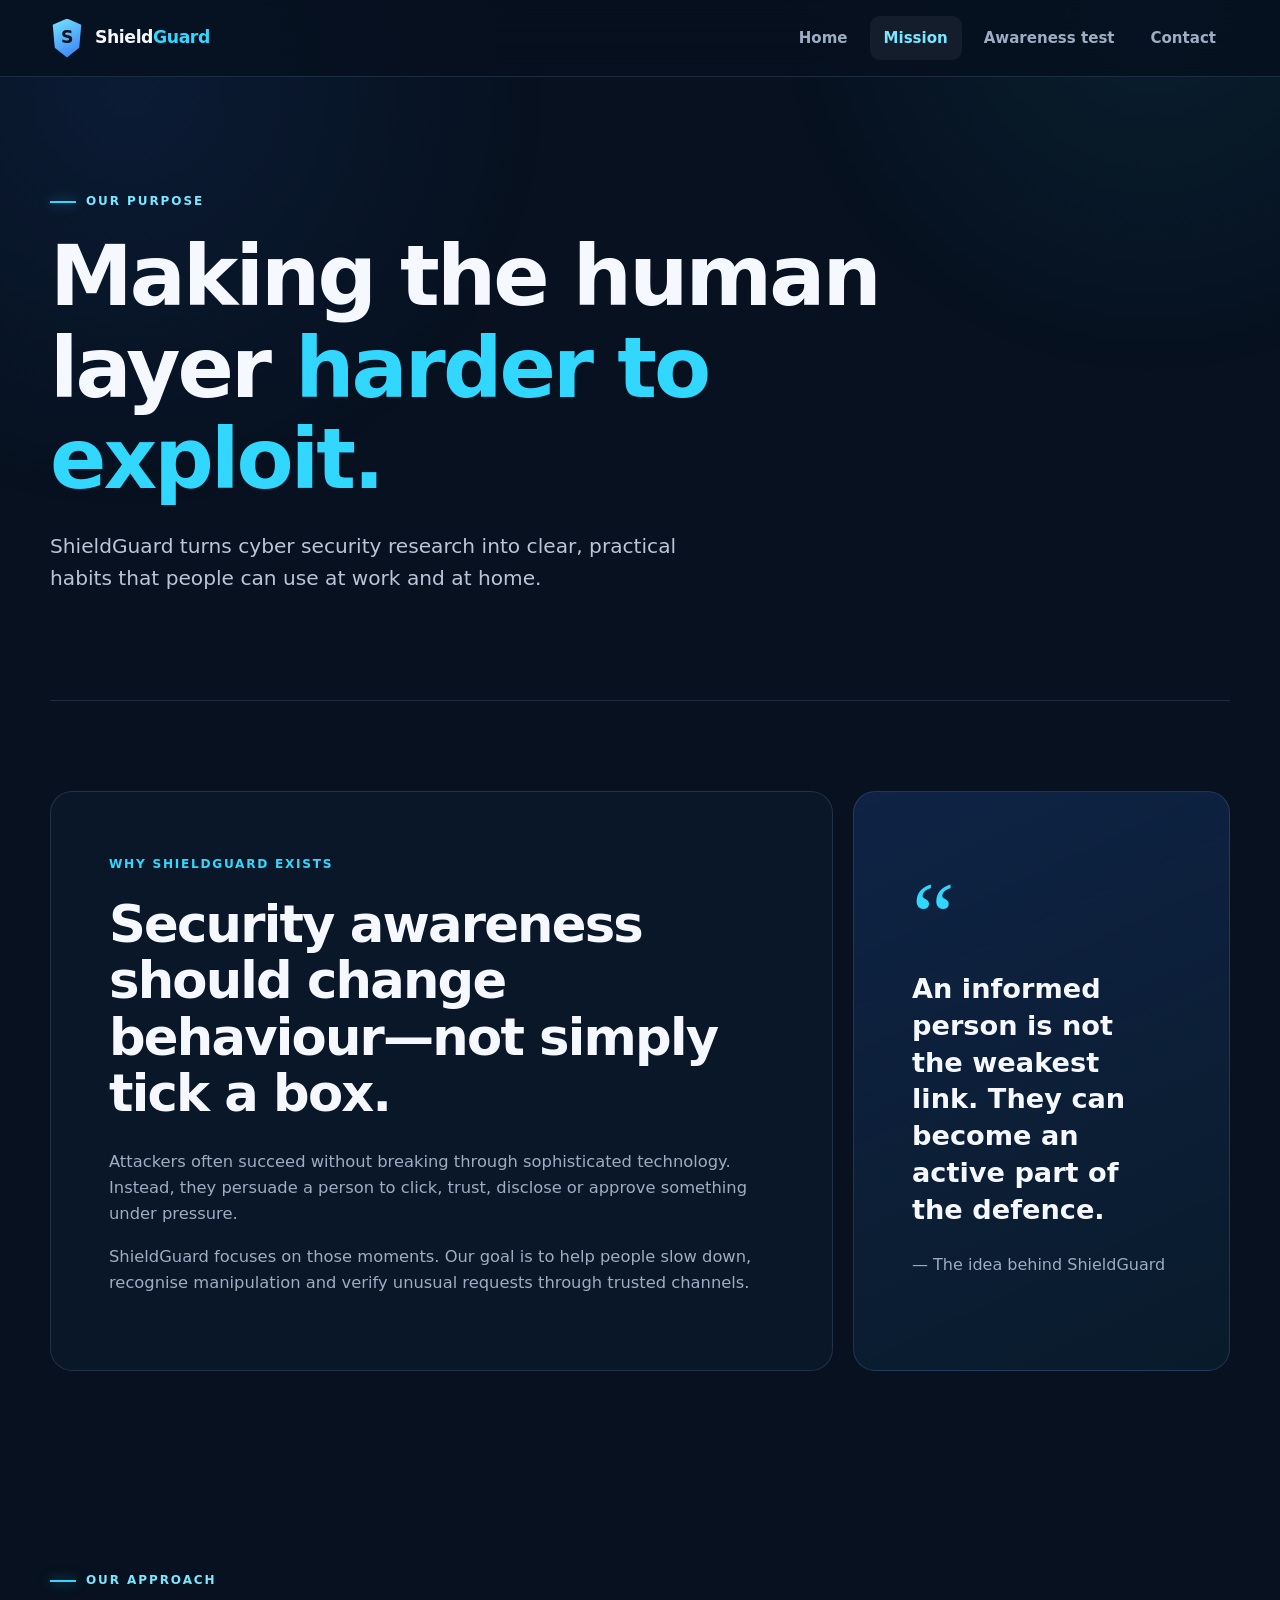
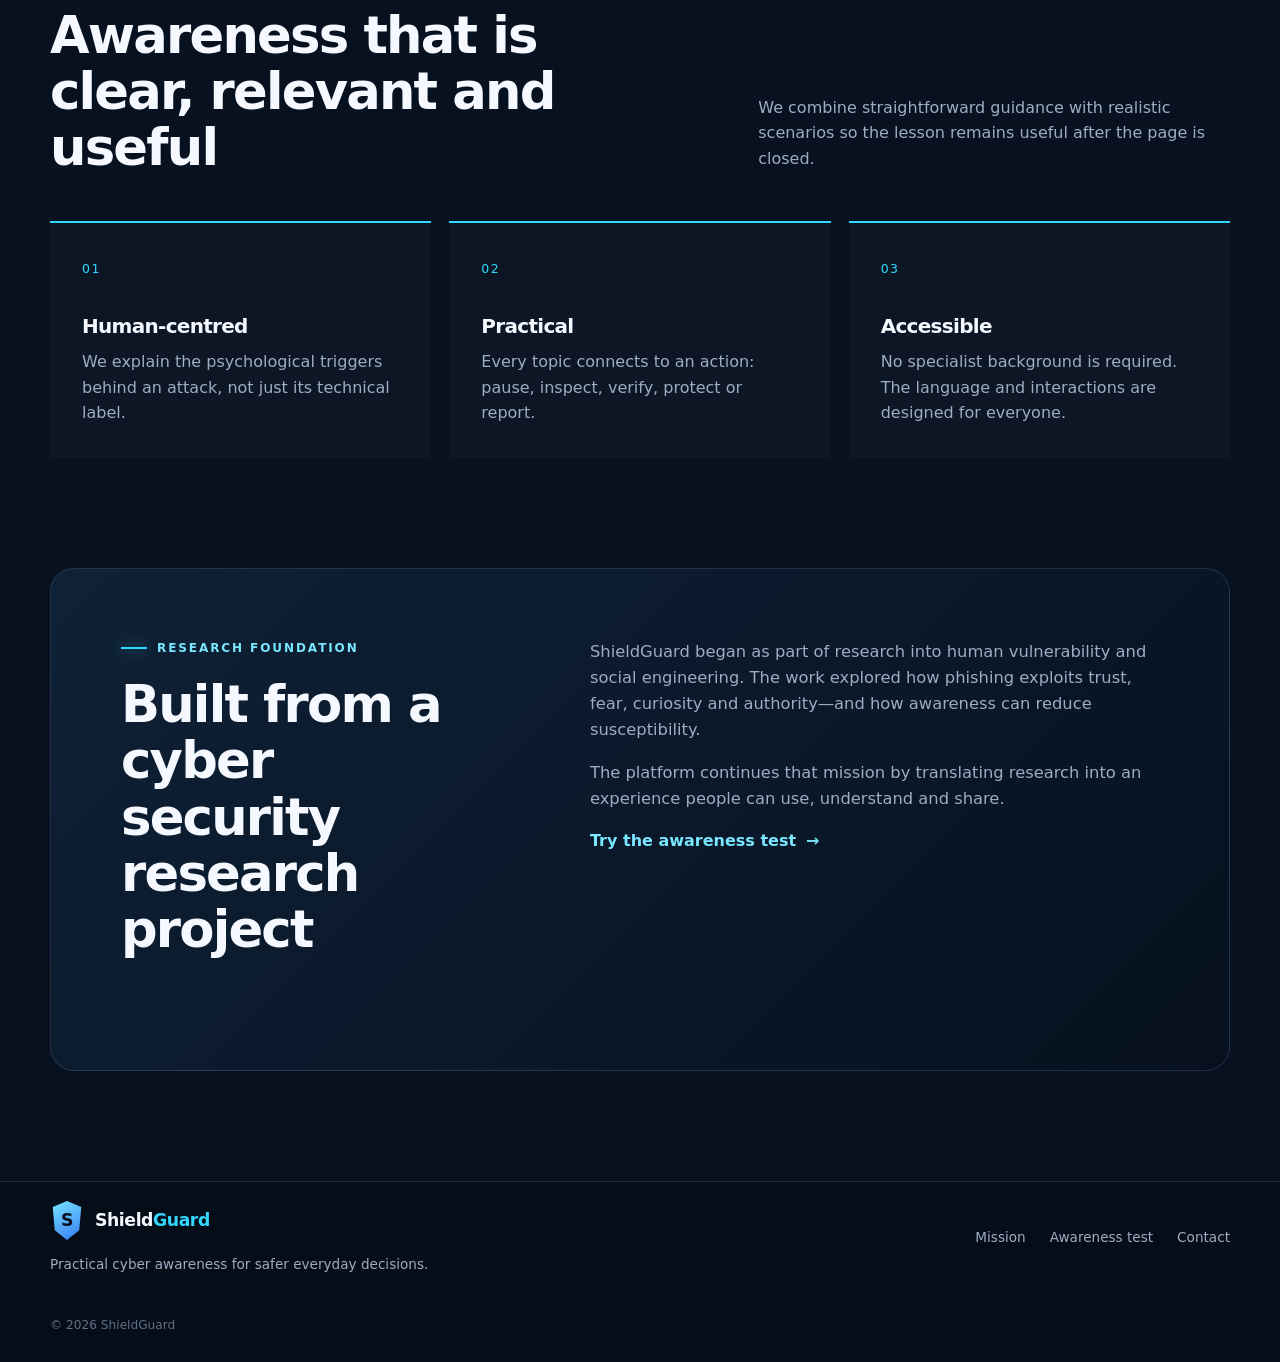
<file: ShieldGuard-2.0/ShieldGuard-2.0/mission.html>
<!doctype html>
<html lang="en">
<head><meta charset="utf-8"><meta name="viewport" content="width=device-width, initial-scale=1"><meta name="description" content="Learn why ShieldGuard focuses on the human side of cyber security and practical awareness."><meta name="theme-color" content="#07111f"><title>Our Mission | ShieldGuard</title><link rel="stylesheet" href="styles.css"><script src="app.js" defer></script></head>
<body>
  <a class="skip-link" href="#main-content">Skip to content</a><header class="site-header"><nav class="nav-shell" aria-label="Main navigation"><a class="brand" href="index.html"><span class="brand-mark" aria-hidden="true">S</span><span>Shield<span>Guard</span></span></a><button class="nav-toggle" type="button" aria-expanded="false" aria-controls="nav-links"><span class="sr-only">Open menu</span><span></span><span></span><span></span></button><div class="nav-links" id="nav-links"><a href="index.html">Home</a><a class="active" href="mission.html">Mission</a><a href="quiz.html">Awareness test</a><a href="contact.html">Contact</a></div></nav></header>
  <main id="main-content">
    <section class="page-hero section-shell"><div class="eyebrow"><span></span> Our purpose</div><h1>Making the human layer <em>harder to exploit.</em></h1><p class="lead">ShieldGuard turns cyber security research into clear, practical habits that people can use at work and at home.</p></section>
    <section class="section-shell story-grid"><article class="story-card story-main"><span class="section-label">Why ShieldGuard exists</span><h2>Security awareness should change behaviour—not simply tick a box.</h2><p>Attackers often succeed without breaking through sophisticated technology. Instead, they persuade a person to click, trust, disclose or approve something under pressure.</p><p>ShieldGuard focuses on those moments. Our goal is to help people slow down, recognise manipulation and verify unusual requests through trusted channels.</p></article><aside class="quote-card"><span class="quote-mark" aria-hidden="true">“</span><blockquote>An informed person is not the weakest link. They can become an active part of the defence.</blockquote><p>— The idea behind ShieldGuard</p></aside></section>
    <section class="section-shell content-section"><div class="section-heading"><div><div class="eyebrow"><span></span> Our approach</div><h2>Awareness that is clear, relevant and useful</h2></div><p>We combine straightforward guidance with realistic scenarios so the lesson remains useful after the page is closed.</p></div><div class="principle-grid"><article><span>01</span><h3>Human-centred</h3><p>We explain the psychological triggers behind an attack, not just its technical label.</p></article><article><span>02</span><h3>Practical</h3><p>Every topic connects to an action: pause, inspect, verify, protect or report.</p></article><article><span>03</span><h3>Accessible</h3><p>No specialist background is required. The language and interactions are designed for everyone.</p></article></div></section>
    <section class="section-shell research-panel"><div><div class="eyebrow"><span></span> Research foundation</div><h2>Built from a cyber security research project</h2></div><div><p>ShieldGuard began as part of research into human vulnerability and social engineering. The work explored how phishing exploits trust, fear, curiosity and authority—and how awareness can reduce susceptibility.</p><p>The platform continues that mission by translating research into an experience people can use, understand and share.</p><a class="text-link" href="quiz.html">Try the awareness test <span aria-hidden="true">→</span></a></div></section>
  </main>
  <footer class="site-footer"><div class="section-shell footer-grid"><div><a class="brand" href="index.html"><span class="brand-mark">S</span><span>Shield<span>Guard</span></span></a><p>Practical cyber awareness for safer everyday decisions.</p></div><div class="footer-links"><a href="mission.html">Mission</a><a href="quiz.html">Awareness test</a><a href="contact.html">Contact</a></div><p class="copyright">© <span data-year></span> ShieldGuard</p></div></footer>
</body></html>
</file>
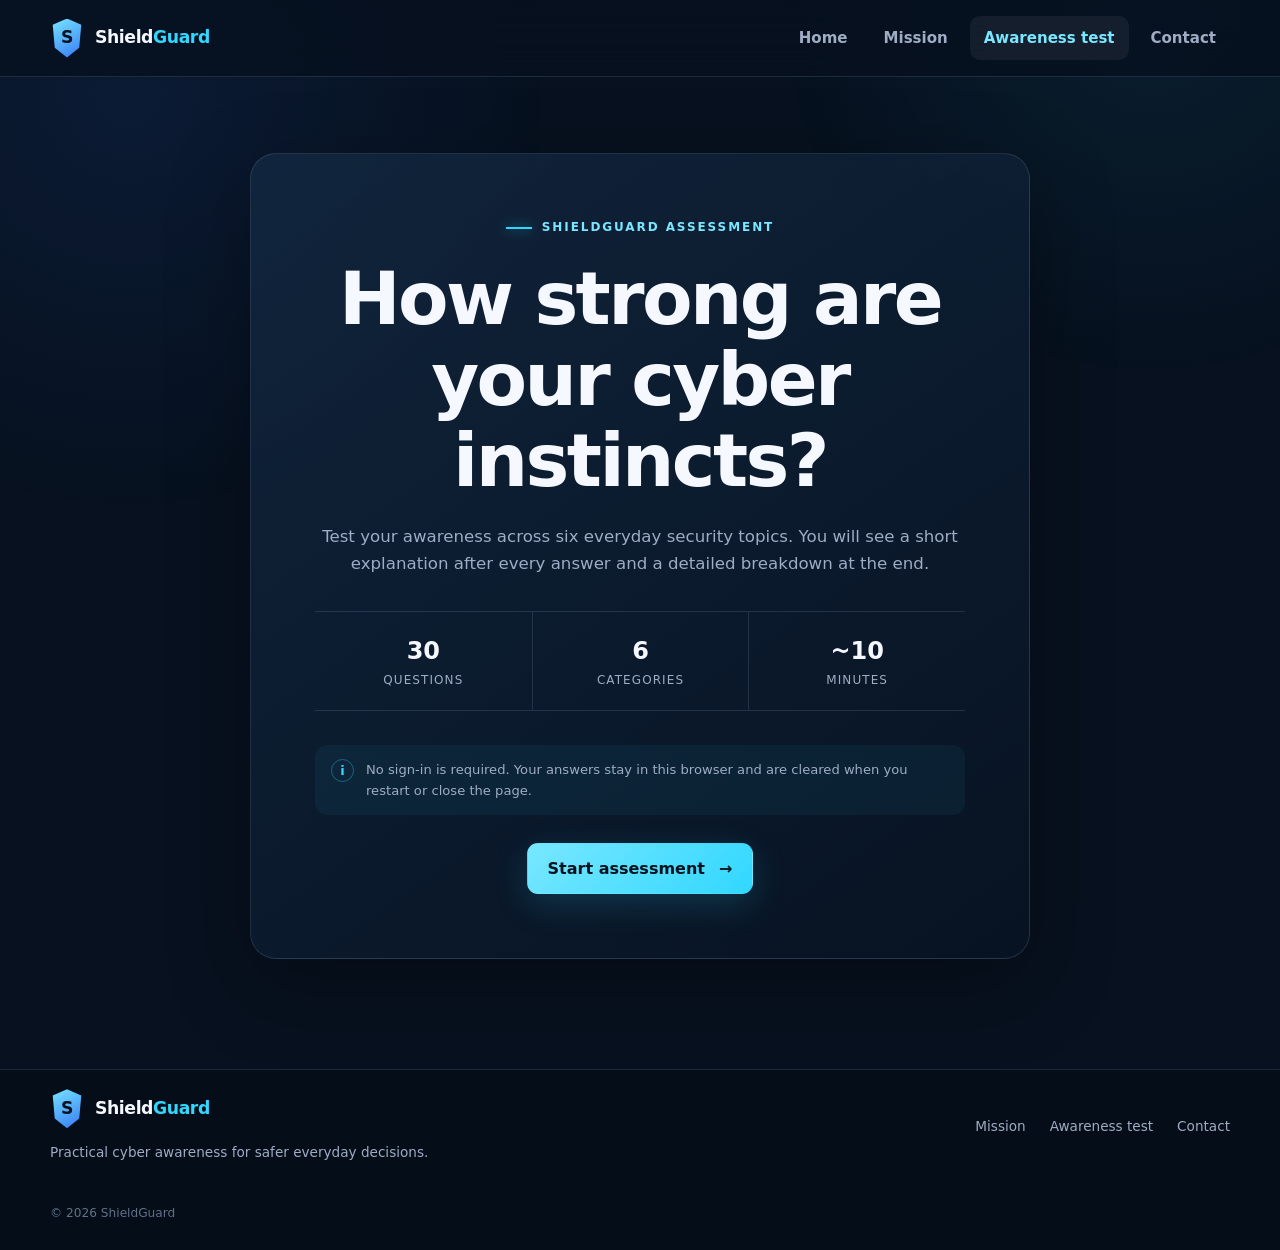
<file: ShieldGuard-2.0/ShieldGuard-2.0/quiz.html>
<!doctype html>
<html lang="en">
<head><meta charset="utf-8"><meta name="viewport" content="width=device-width, initial-scale=1"><meta name="description" content="Take the free ShieldGuard cyber security awareness test: 30 questions across six practical topics."><meta name="theme-color" content="#07111f"><title>Awareness Test | ShieldGuard</title><link rel="stylesheet" href="styles.css"><script src="app.js" defer></script><script src="quiz.js" defer></script></head>
<body>
  <a class="skip-link" href="#main-content">Skip to content</a><header class="site-header"><nav class="nav-shell" aria-label="Main navigation"><a class="brand" href="index.html"><span class="brand-mark" aria-hidden="true">S</span><span>Shield<span>Guard</span></span></a><button class="nav-toggle" type="button" aria-expanded="false" aria-controls="nav-links"><span class="sr-only">Open menu</span><span></span><span></span><span></span></button><div class="nav-links" id="nav-links"><a href="index.html">Home</a><a href="mission.html">Mission</a><a class="active" href="quiz.html">Awareness test</a><a href="contact.html">Contact</a></div></nav></header>
  <main id="main-content" class="quiz-main"><section class="quiz-shell">
    <div class="quiz-intro" id="quiz-intro"><div class="eyebrow"><span></span> ShieldGuard assessment</div><h1>How strong are your cyber instincts?</h1><p>Test your awareness across six everyday security topics. You will see a short explanation after every answer and a detailed breakdown at the end.</p><div class="quiz-facts"><div><strong>30</strong><span>questions</span></div><div><strong>6</strong><span>categories</span></div><div><strong>~10</strong><span>minutes</span></div></div><div class="intro-note"><span aria-hidden="true">i</span><p>No sign-in is required. Your answers stay in this browser and are cleared when you restart or close the page.</p></div><button class="button button-primary" id="start-quiz" type="button">Start assessment <span aria-hidden="true">→</span></button></div>
    <div class="quiz-app hidden" id="quiz-app"><div class="quiz-progress-head"><div><span id="category-label">Phishing &amp; email</span><strong id="question-count">Question 1 of 30</strong></div><span id="progress-percent">3%</span></div><div class="progress-track" role="progressbar" aria-label="Quiz progress" aria-valuemin="0" aria-valuemax="100" aria-valuenow="3"><span id="progress-bar"></span></div><article class="question-card" id="question-card" aria-live="polite"></article><div class="quiz-controls"><button class="button button-secondary" id="previous-button" type="button">← Previous</button><button class="button button-primary" id="check-button" type="button" disabled>Check answer</button><button class="button button-primary hidden" id="next-button" type="button">Next question →</button></div></div>
    <div class="results-view hidden" id="results-view" aria-live="polite"></div>
  </section></main>
  <footer class="site-footer"><div class="section-shell footer-grid"><div><a class="brand" href="index.html"><span class="brand-mark">S</span><span>Shield<span>Guard</span></span></a><p>Practical cyber awareness for safer everyday decisions.</p></div><div class="footer-links"><a href="mission.html">Mission</a><a href="quiz.html">Awareness test</a><a href="contact.html">Contact</a></div><p class="copyright">© <span data-year></span> ShieldGuard</p></div></footer>
</body></html>
</file>
<file: styles.css>
:root{--ink:#f5f8ff;--muted:#9eacc4;--navy:#07111f;--navy2:#0a1729;--panel:#0f2035;--line:rgba(157,184,221,.16);--cyan:#31d7ff;--cyan2:#78e7ff;--blue:#3478f6;--green:#49d7a5;--red:#ff6b7a;--shadow:0 24px 80px rgba(0,0,0,.34);--radius:22px;--shell:1180px}
*{box-sizing:border-box}html{scroll-behavior:smooth}body{margin:0;color:var(--ink);background:var(--navy);font-family:Inter,ui-sans-serif,system-ui,-apple-system,BlinkMacSystemFont,"Segoe UI",sans-serif;line-height:1.6}body:before{content:"";position:fixed;inset:0;pointer-events:none;background:radial-gradient(circle at 10% 10%,rgba(52,120,246,.1),transparent 30%),radial-gradient(circle at 90% 0%,rgba(49,215,255,.07),transparent 26%);z-index:-1}a{color:inherit}button,input,textarea,select{font:inherit}button,a{-webkit-tap-highlight-color:transparent}img{max-width:100%;display:block}h1,h2,h3,p{margin-top:0}h1,h2,h3{line-height:1.1;letter-spacing:-.035em}h1{font-size:clamp(3rem,7vw,6.25rem)}h2{font-size:clamp(2rem,4vw,3.5rem)}h3{font-size:1.25rem}em{color:var(--cyan);font-style:normal}.hidden{display:none!important}.sr-only{position:absolute;width:1px;height:1px;overflow:hidden;clip:rect(0,0,0,0);white-space:nowrap}.skip-link{position:fixed;top:10px;left:10px;z-index:100;padding:10px 14px;border-radius:8px;background:var(--cyan);color:var(--navy);transform:translateY(-150%)}.skip-link:focus{transform:translateY(0)}.section-shell,.nav-shell{width:min(calc(100% - 40px),var(--shell));margin-inline:auto}.content-section{padding-block:110px}
.site-header{position:sticky;top:0;z-index:50;border-bottom:1px solid var(--line);background:rgba(7,17,31,.82);backdrop-filter:blur(18px)}.nav-shell{min-height:76px;display:flex;align-items:center;justify-content:space-between;gap:28px}.brand{display:inline-flex;align-items:center;gap:11px;font-weight:820;font-size:1.08rem;text-decoration:none;letter-spacing:-.025em}.brand>span:last-child>span{color:var(--cyan)}.brand-mark{width:34px;height:39px;display:grid;place-items:center;color:var(--navy);background:linear-gradient(150deg,var(--cyan2),var(--blue));clip-path:polygon(50% 0,92% 16%,86% 75%,50% 100%,14% 75%,8% 16%);font-weight:900}.nav-links{display:flex;align-items:center;gap:8px}.nav-links a{color:var(--muted);text-decoration:none;padding:10px 14px;border-radius:10px;font-size:.94rem;font-weight:650;transition:.2s ease}.nav-links a:hover,.nav-links a.active{color:var(--ink);background:rgba(255,255,255,.055)}.nav-links a.active{color:var(--cyan2)}.nav-toggle{display:none;width:44px;height:42px;padding:10px;border:1px solid var(--line);border-radius:10px;color:white;background:var(--panel)}.nav-toggle span:not(.sr-only){display:block;height:2px;margin:4px 0;border-radius:4px;background:currentColor}
.hero{min-height:720px;padding-block:82px 70px;display:grid;grid-template-columns:1.05fr .95fr;align-items:center;gap:clamp(50px,7vw,100px)}.eyebrow{display:flex;align-items:center;gap:10px;color:var(--cyan2);font-size:.75rem;font-weight:800;letter-spacing:.16em;text-transform:uppercase}.eyebrow>span{width:26px;height:2px;background:var(--cyan);box-shadow:0 0 12px rgba(49,215,255,.6)}.hero h1{max-width:780px;margin:22px 0 26px}.lead{max-width:680px;color:#b9c5d8;font-size:clamp(1.05rem,1.8vw,1.26rem)}.button-row{display:flex;flex-wrap:wrap;gap:13px;margin-top:34px}.button{min-height:50px;display:inline-flex;align-items:center;justify-content:center;gap:14px;border:1px solid transparent;border-radius:11px;padding:12px 20px;text-decoration:none;font-weight:780;cursor:pointer;transition:transform .2s ease,background .2s ease,border-color .2s ease}.button:hover{transform:translateY(-2px)}.button-primary{color:#03131e;background:linear-gradient(135deg,var(--cyan2),var(--cyan));box-shadow:0 10px 34px rgba(49,215,255,.17)}.button-primary:hover{background:linear-gradient(135deg,#a0f1ff,#4adfff)}.button-secondary{color:var(--ink);background:rgba(255,255,255,.045);border-color:var(--line)}.button-secondary:hover{background:rgba(255,255,255,.085);border-color:rgba(120,231,255,.34)}.button:disabled{opacity:.38;cursor:not-allowed;transform:none}.hero-proof{display:flex;gap:38px;margin-top:46px}.hero-proof div{display:grid}.hero-proof strong{font-size:1.5rem;line-height:1}.hero-proof span{color:var(--muted);font-size:.76rem;margin-top:7px;text-transform:uppercase;letter-spacing:.08em}.hero-visual{position:relative;min-width:0}.hero-visual img{position:relative;z-index:2;aspect-ratio:1.52;object-fit:cover;border-radius:var(--radius);border:1px solid rgba(120,231,255,.28);box-shadow:var(--shadow)}.visual-glow{position:absolute;inset:5% 7%;background:var(--blue);filter:blur(80px);opacity:.28}.status-card{position:absolute;z-index:3;display:flex;align-items:center;gap:10px;padding:11px 15px;border:1px solid rgba(120,231,255,.25);border-radius:13px;background:rgba(7,17,31,.88);backdrop-filter:blur(12px);box-shadow:0 16px 40px rgba(0,0,0,.3);color:var(--muted);font-size:.8rem}.status-card strong{color:var(--ink)}.status-card-one{left:-24px;bottom:16%}.status-card-two{right:-18px;top:13%}.status-icon{width:26px;height:26px;display:grid;place-items:center;color:var(--navy);background:var(--cyan);border-radius:50%;font-weight:900}.status-card-two .status-icon{background:#f8cc67}
.signal-strip{border-block:1px solid var(--line);background:rgba(255,255,255,.018)}.signal-grid{min-height:82px;display:flex;align-items:center;justify-content:space-between;gap:20px;color:#aebbd0;font-size:.8rem;font-weight:800;letter-spacing:.18em;text-transform:uppercase}.signal-grid i{width:5px;height:5px;border-radius:50%;background:var(--cyan);box-shadow:0 0 12px var(--cyan)}.section-heading{display:grid;grid-template-columns:1.15fr .85fr;align-items:end;gap:70px;margin-bottom:46px}.section-heading h2{max-width:690px;margin:16px 0 0}.section-heading>p{color:var(--muted);margin-bottom:4px}.topic-grid{display:grid;grid-template-columns:repeat(3,1fr);gap:16px}.topic-card{position:relative;min-height:260px;padding:28px;overflow:hidden;border:1px solid var(--line);border-radius:18px;background:linear-gradient(145deg,rgba(19,41,66,.76),rgba(10,23,41,.85));transition:transform .25s ease,border-color .25s ease}.topic-card:hover{transform:translateY(-4px);border-color:rgba(49,215,255,.32)}.topic-card:after{content:"";position:absolute;right:-60px;bottom:-70px;width:150px;height:150px;border-radius:50%;background:rgba(49,215,255,.08);filter:blur(6px)}.topic-number{position:absolute;top:22px;right:24px;color:#51647d;font-size:.78rem;letter-spacing:.12em}.topic-icon{width:46px;height:46px;display:grid;place-items:center;margin-bottom:36px;border:1px solid rgba(49,215,255,.25);border-radius:12px;background:rgba(49,215,255,.07);color:var(--cyan);font-weight:900}.topic-card h3{margin-bottom:11px}.topic-card p{color:var(--muted);font-size:.92rem;margin-bottom:0}.feature-panel{margin-bottom:110px;padding:clamp(34px,6vw,70px);display:grid;grid-template-columns:.9fr 1.1fr;gap:clamp(40px,7vw,90px);align-items:center;border:1px solid var(--line);border-radius:28px;background:linear-gradient(125deg,rgba(19,41,66,.82),rgba(8,19,34,.94));box-shadow:var(--shadow)}.feature-copy h2{margin:18px 0 20px}.feature-copy>p{color:var(--muted)}.check-list{list-style:none;padding:0;margin:28px 0}.check-list li{position:relative;padding:8px 0 8px 30px;color:#c7d1df}.check-list li:before{content:"✓";position:absolute;left:0;color:var(--cyan);font-weight:900}.text-link{display:inline-flex;gap:10px;color:var(--cyan2);text-decoration:none;font-weight:800}.text-link:hover{text-decoration:underline}.mini-dashboard{padding:clamp(22px,4vw,36px);border:1px solid rgba(255,255,255,.11);border-radius:18px;background:rgba(3,12,22,.58)}.dashboard-top{display:flex;justify-content:space-between;gap:20px;align-items:start;margin-bottom:28px}.dashboard-top div{display:grid}.dashboard-top span{color:var(--muted);font-size:.78rem}.dashboard-top strong{font-size:2.8rem;line-height:1;margin-top:5px}.risk-badge{padding:6px 10px;border:1px solid rgba(73,215,165,.25);border-radius:999px;color:var(--green)!important;background:rgba(73,215,165,.08)}.dashboard-row{display:grid;grid-template-columns:145px 1fr 42px;gap:12px;align-items:center;margin-top:18px;font-size:.77rem;color:#b8c5d6}.dashboard-row>div{height:6px;overflow:hidden;border-radius:10px;background:rgba(255,255,255,.08)}.dashboard-row i{display:block;height:100%;border-radius:inherit;background:linear-gradient(90deg,var(--blue),var(--cyan))}.dashboard-row strong{color:var(--ink);text-align:right}.final-cta{margin-block:0 110px;padding:38px 42px;display:flex;align-items:center;justify-content:space-between;gap:30px;border:1px solid rgba(49,215,255,.2);border-radius:20px;background:linear-gradient(100deg,rgba(52,120,246,.12),rgba(49,215,255,.045))}.final-cta h2{margin:14px 0 0;font-size:clamp(1.7rem,3vw,2.5rem)}
.page-hero{padding-block:115px 86px;border-bottom:1px solid var(--line)}.page-hero h1{max-width:960px;margin:20px 0 24px;font-size:clamp(3rem,6.5vw,5.6rem)}.compact-hero{padding-bottom:60px;border-bottom:0}.story-grid{padding-block:90px;display:grid;grid-template-columns:1.35fr .65fr;gap:20px}.story-card,.quote-card{padding:clamp(30px,5vw,58px);border:1px solid var(--line);border-radius:22px;background:var(--navy2)}.section-label{color:var(--cyan);font-size:.76rem;font-weight:800;letter-spacing:.14em;text-transform:uppercase}.story-card h2{margin:20px 0 28px;font-size:clamp(2rem,4vw,3.3rem)}.story-card p,.research-panel p{color:var(--muted);font-size:1.02rem}.quote-card{display:flex;flex-direction:column;justify-content:center;background:linear-gradient(155deg,rgba(52,120,246,.18),rgba(49,215,255,.05))}.quote-mark{color:var(--cyan);font-family:Georgia,serif;font-size:6rem;line-height:.65}.quote-card blockquote{margin:24px 0;font-size:clamp(1.25rem,2.4vw,1.7rem);font-weight:720;line-height:1.35}.quote-card p{color:var(--muted);margin-bottom:0}.principle-grid{display:grid;grid-template-columns:repeat(3,1fr);gap:18px}.principle-grid article{padding:32px;border-top:2px solid var(--cyan);background:rgba(255,255,255,.025)}.principle-grid span{color:var(--cyan);font-size:.78rem;letter-spacing:.12em}.principle-grid h3{margin:34px 0 12px}.principle-grid p{color:var(--muted);margin-bottom:0}.research-panel{margin-bottom:110px;padding:clamp(34px,6vw,70px);display:grid;grid-template-columns:.8fr 1.2fr;gap:clamp(40px,7vw,100px);border:1px solid var(--line);border-radius:24px;background:linear-gradient(135deg,rgba(19,41,66,.68),rgba(7,17,31,.9))}.research-panel h2{margin-top:18px}
.contact-layout{padding-bottom:110px;display:grid;grid-template-columns:.8fr 1.2fr;gap:clamp(45px,8vw,110px)}.contact-info h2{margin:18px 0}.contact-info>p{color:var(--muted)}.contact-email{display:flex;align-items:center;gap:14px;margin:32px 0;text-decoration:none}.contact-email>span{width:46px;height:46px;display:grid;place-items:center;border-radius:12px;color:var(--navy);background:var(--cyan);font-weight:900}.contact-email div{display:grid}.contact-email small{color:var(--muted)}.contact-email strong{overflow-wrap:anywhere}.privacy-note{margin-top:46px;padding:20px;border:1px solid var(--line);border-radius:14px;background:rgba(255,255,255,.025)}.privacy-note p{color:var(--muted);font-size:.85rem;margin:5px 0 0}.contact-form{padding:clamp(24px,4vw,42px);border:1px solid var(--line);border-radius:22px;background:var(--navy2);box-shadow:var(--shadow)}.field-row{display:grid;grid-template-columns:1fr 1fr;gap:16px}.field{margin-bottom:20px}.field label{display:block;margin-bottom:7px;color:#cbd6e6;font-size:.84rem;font-weight:700}.field label span{color:var(--cyan)}.field input,.field textarea,.field select{width:100%;border:1px solid var(--line);border-radius:11px;padding:13px 14px;color:var(--ink);background:rgba(255,255,255,.035);outline:none}.field textarea{min-height:150px;resize:vertical}.field input:focus,.field textarea:focus,.field select:focus{border-color:var(--cyan);box-shadow:0 0 0 3px rgba(49,215,255,.1)}.field option{color:#111}.form-submit{width:100%}.form-status{min-height:24px;margin:12px 0 0;color:var(--cyan2);text-align:center;font-size:.85rem}
.quiz-main{min-height:75vh}.quiz-shell{width:min(calc(100% - 40px),920px);margin:76px auto 110px}.quiz-intro{max-width:780px;margin:0 auto;padding:clamp(30px,6vw,64px);text-align:center;border:1px solid var(--line);border-radius:26px;background:linear-gradient(145deg,rgba(19,41,66,.8),rgba(8,19,34,.96));box-shadow:var(--shadow)}.quiz-intro .eyebrow{justify-content:center}.quiz-intro h1{margin:22px 0;font-size:clamp(2.5rem,6vw,4.6rem)}.quiz-intro>p{color:var(--muted);font-size:1.04rem}.quiz-facts{display:grid;grid-template-columns:repeat(3,1fr);margin:34px 0;border-block:1px solid var(--line)}.quiz-facts div{display:grid;padding:20px 10px}.quiz-facts div+div{border-left:1px solid var(--line)}.quiz-facts strong{font-size:1.5rem}.quiz-facts span{color:var(--muted);font-size:.75rem;text-transform:uppercase;letter-spacing:.09em}.intro-note{display:flex;gap:12px;margin-bottom:28px;padding:14px 16px;text-align:left;border-radius:12px;background:rgba(49,215,255,.055);color:var(--muted);font-size:.82rem}.intro-note>span{flex:0 0 auto;width:23px;height:23px;display:grid;place-items:center;border:1px solid rgba(49,215,255,.35);border-radius:50%;color:var(--cyan);font-weight:900}.intro-note p{margin:0}.quiz-progress-head{display:flex;align-items:end;justify-content:space-between;gap:20px;margin-bottom:12px}.quiz-progress-head div{display:grid}.quiz-progress-head span{color:var(--cyan);font-size:.75rem;font-weight:800;text-transform:uppercase;letter-spacing:.09em}.quiz-progress-head strong{margin-top:3px;font-size:.9rem}.progress-track{height:7px;margin-bottom:26px;overflow:hidden;border-radius:10px;background:rgba(255,255,255,.075)}.progress-track span{display:block;height:100%;width:3%;border-radius:inherit;background:linear-gradient(90deg,var(--blue),var(--cyan));transition:width .3s ease}.question-card{min-height:500px;padding:clamp(26px,5vw,50px);border:1px solid var(--line);border-radius:22px;background:var(--navy2);box-shadow:var(--shadow)}.question-number{color:#63738a;font-size:.76rem;font-weight:800;letter-spacing:.12em;text-transform:uppercase}.question-card h2{max-width:750px;margin:14px 0 34px;font-size:clamp(1.6rem,3.6vw,2.4rem)}.answer-list{display:grid;gap:11px}.answer-option{width:100%;display:grid;grid-template-columns:38px 1fr 22px;align-items:center;gap:14px;padding:13px 16px;color:#dfe8f4;text-align:left;border:1px solid var(--line);border-radius:13px;background:rgba(255,255,255,.025);cursor:pointer;transition:.18s ease}.answer-option:hover:not(:disabled),.answer-option.selected{border-color:rgba(49,215,255,.5);background:rgba(49,215,255,.07)}.answer-option:disabled{opacity:1;cursor:default}.answer-letter{width:32px;height:32px;display:grid;place-items:center;border:1px solid var(--line);border-radius:9px;color:var(--muted);font-weight:800}.answer-option.selected .answer-letter{border-color:var(--cyan);color:var(--navy);background:var(--cyan)}.answer-option.correct{border-color:rgba(73,215,165,.6);background:rgba(73,215,165,.08)}.answer-option.correct .answer-letter{border-color:var(--green);color:var(--navy);background:var(--green)}.answer-option.incorrect{border-color:rgba(255,107,122,.55);background:rgba(255,107,122,.07)}.answer-option.incorrect .answer-letter{border-color:var(--red);color:white;background:rgba(255,107,122,.5)}.answer-option.correct i:before{content:"✓";color:var(--green);font-style:normal;font-weight:900}.answer-option.incorrect i:before{content:"×";color:var(--red);font-style:normal;font-weight:900;font-size:1.25rem}.answer-feedback{margin-top:24px;padding:18px 20px;border-left:3px solid var(--green);border-radius:0 12px 12px 0;background:rgba(73,215,165,.06)}.answer-feedback.is-incorrect{border-color:#f8cc67;background:rgba(248,204,103,.06)}.answer-feedback p{color:var(--muted);margin:5px 0 0;font-size:.9rem}.quiz-controls{display:flex;justify-content:space-between;gap:14px;margin-top:20px}.quiz-controls .button:last-child{margin-left:auto}.results-view{display:grid;gap:20px}.results-head{padding:clamp(30px,5vw,54px);display:grid;grid-template-columns:auto 1fr;align-items:center;gap:38px;border:1px solid var(--line);border-radius:22px;background:linear-gradient(145deg,rgba(19,41,66,.8),rgba(8,19,34,.96))}.results-head h1{margin:14px 0 12px;font-size:clamp(2.1rem,5vw,4rem)}.results-head p{color:var(--muted);margin-bottom:0}.score-ring{width:152px;height:152px;display:grid;place-items:center;border-radius:50%;background:conic-gradient(var(--cyan) var(--score),rgba(255,255,255,.08) 0)}.score-ring:before{content:"";width:124px;height:124px;grid-area:1/1;border-radius:50%;background:var(--navy2)}.score-ring div{z-index:1;grid-area:1/1;display:grid;text-align:center}.score-ring strong{font-size:2.25rem;line-height:1}.score-ring span{color:var(--muted);font-size:.78rem}.results-card{padding:clamp(26px,5vw,46px);border:1px solid var(--line);border-radius:22px;background:var(--navy2)}.results-title{display:flex;justify-content:space-between;gap:20px;align-items:center;margin-bottom:30px}.results-title h2{margin:0;font-size:1.5rem}.results-title>span{color:var(--cyan);font-size:.75rem;text-transform:uppercase;letter-spacing:.1em}.result-row{display:grid;grid-template-columns:210px 1fr 48px;align-items:center;gap:18px;padding:12px 0;border-top:1px solid var(--line)}.result-row>div:first-child{display:grid}.result-row small{color:var(--muted)}.result-meter{height:7px;overflow:hidden;border-radius:10px;background:rgba(255,255,255,.08)}.result-meter i{display:block;height:100%;border-radius:inherit;background:linear-gradient(90deg,var(--blue),var(--cyan))}.result-row>strong{text-align:right}.review-panel{border:1px solid var(--line);border-radius:16px;background:var(--navy2);overflow:hidden}.review-panel summary{padding:20px 24px;cursor:pointer;font-weight:800}.review-panel>div{padding:0 24px 24px}.review-panel article{padding:20px 0;border-top:1px solid var(--line);display:grid}.review-panel article span{color:var(--cyan);font-size:.72rem;text-transform:uppercase;letter-spacing:.08em}.review-panel article strong{margin:5px 0}.review-panel article p{color:var(--muted);margin:0;font-size:.88rem}.perfect-note{padding:20px;border:1px solid rgba(73,215,165,.3);border-radius:14px;color:var(--green);background:rgba(73,215,165,.06)}.result-actions{display:flex;justify-content:center;gap:12px}
.site-footer{border-top:1px solid var(--line);background:#050d18}.footer-grid{min-height:180px;display:grid;grid-template-columns:1fr auto;gap:30px;align-items:center}.footer-grid>div:first-child p{color:var(--muted);margin:14px 0 0;font-size:.85rem}.footer-links{display:flex;gap:24px}.footer-links a{color:var(--muted);text-decoration:none;font-size:.85rem}.footer-links a:hover{color:var(--cyan)}.copyright{grid-column:1/-1;margin:-36px 0 0;color:#607087;font-size:.76rem}
.founder-panel{margin-bottom:110px;padding:clamp(34px,6vw,70px);display:grid;grid-template-columns:.72fr 1.28fr;gap:clamp(42px,8vw,110px);align-items:center;border:1px solid rgba(49,215,255,.2);border-radius:28px;background:linear-gradient(125deg,rgba(52,120,246,.14),rgba(8,19,34,.96));box-shadow:var(--shadow)}.founder-identity{padding:30px;border:1px solid var(--line);border-radius:20px;background:rgba(3,12,22,.42)}.founder-avatar{width:82px;height:82px;display:grid;place-items:center;margin-bottom:26px;border:1px solid rgba(120,231,255,.35);border-radius:22px;color:var(--navy);background:linear-gradient(145deg,var(--cyan2),var(--blue));font-size:1.65rem;font-weight:900;box-shadow:0 16px 40px rgba(49,215,255,.14)}.founder-identity h2{margin:12px 0 24px;font-size:clamp(2rem,3.4vw,3rem)}.credential-list{display:flex;flex-wrap:wrap;gap:9px}.credential-list span{padding:7px 10px;border:1px solid var(--line);border-radius:999px;color:#b9c7da;background:rgba(255,255,255,.035);font-size:.73rem}.founder-copy h2{margin:18px 0 22px}.founder-copy p{color:var(--muted);font-size:1.02rem}.founder-copy p:last-child{margin-bottom:0}
@media(max-width:900px){.hero{grid-template-columns:1fr;padding-top:64px}.hero-copy{text-align:center}.hero-copy .eyebrow,.button-row,.hero-proof{justify-content:center}.hero-copy .lead{margin-inline:auto}.hero-visual{width:min(680px,94%);margin-inline:auto}.section-heading,.founder-panel,.feature-panel,.research-panel,.contact-layout{grid-template-columns:1fr}.topic-grid{grid-template-columns:repeat(2,1fr)}.story-grid{grid-template-columns:1fr}.section-heading{gap:24px}}
@media(max-width:680px){.section-shell,.nav-shell,.quiz-shell{width:min(calc(100% - 28px),var(--shell))}.nav-toggle{display:block}.nav-links{position:absolute;top:68px;left:14px;right:14px;display:none;padding:10px;border:1px solid var(--line);border-radius:14px;background:#0b1829;box-shadow:var(--shadow)}.nav-links.open{display:grid}.nav-links a{padding:12px 14px}.hero{min-height:auto;padding-block:60px}.hero h1{font-size:clamp(2.7rem,14vw,4.2rem)}.hero-proof{gap:22px}.hero-proof span{font-size:.64rem}.status-card{display:none}.signal-grid{min-height:70px;gap:9px;font-size:.62rem;letter-spacing:.08em}.topic-grid,.principle-grid{grid-template-columns:1fr}.content-section{padding-block:76px}.founder-panel,.feature-panel,.research-panel{margin-bottom:76px}.founder-identity{padding:22px}.dashboard-row{grid-template-columns:120px 1fr 38px;gap:8px;font-size:.68rem}.final-cta{flex-direction:column;align-items:flex-start;margin-bottom:76px;padding:30px}.page-hero{padding-block:76px 58px}.story-grid{padding-block:65px}.field-row{grid-template-columns:1fr;gap:0}.quiz-shell{margin-top:42px}.quiz-intro{padding:28px 20px}.quiz-facts strong{font-size:1.25rem}.quiz-facts span{font-size:.63rem}.question-card{min-height:0;padding:24px 18px}.answer-option{grid-template-columns:34px 1fr 18px;padding:12px}.quiz-controls{display:grid;grid-template-columns:1fr 1fr}.quiz-controls .button:last-child{margin-left:0}.results-head{grid-template-columns:1fr;text-align:center}.results-head .eyebrow{justify-content:center}.score-ring{margin-inline:auto}.result-row{grid-template-columns:1fr 42px;gap:10px}.result-meter{grid-row:2;grid-column:1/-1}.result-actions{flex-direction:column}.footer-grid{grid-template-columns:1fr;padding-block:46px}.footer-links{flex-wrap:wrap}.copyright{grid-column:auto;margin:0}}
@media(prefers-reduced-motion:reduce){*,*:before,*:after{scroll-behavior:auto!important;transition-duration:.01ms!important}}
</file>
<file: ShieldGuard-2.0/ShieldGuard-2.0/styles.css>
:root{--ink:#f5f8ff;--muted:#9eacc4;--navy:#07111f;--navy2:#0a1729;--panel:#0f2035;--line:rgba(157,184,221,.16);--cyan:#31d7ff;--cyan2:#78e7ff;--blue:#3478f6;--green:#49d7a5;--red:#ff6b7a;--shadow:0 24px 80px rgba(0,0,0,.34);--radius:22px;--shell:1180px}
*{box-sizing:border-box}html{scroll-behavior:smooth}body{margin:0;color:var(--ink);background:var(--navy);font-family:Inter,ui-sans-serif,system-ui,-apple-system,BlinkMacSystemFont,"Segoe UI",sans-serif;line-height:1.6}body:before{content:"";position:fixed;inset:0;pointer-events:none;background:radial-gradient(circle at 10% 10%,rgba(52,120,246,.1),transparent 30%),radial-gradient(circle at 90% 0%,rgba(49,215,255,.07),transparent 26%);z-index:-1}a{color:inherit}button,input,textarea,select{font:inherit}button,a{-webkit-tap-highlight-color:transparent}img{max-width:100%;display:block}h1,h2,h3,p{margin-top:0}h1,h2,h3{line-height:1.1;letter-spacing:-.035em}h1{font-size:clamp(3rem,7vw,6.25rem)}h2{font-size:clamp(2rem,4vw,3.5rem)}h3{font-size:1.25rem}em{color:var(--cyan);font-style:normal}.hidden{display:none!important}.sr-only{position:absolute;width:1px;height:1px;overflow:hidden;clip:rect(0,0,0,0);white-space:nowrap}.skip-link{position:fixed;top:10px;left:10px;z-index:100;padding:10px 14px;border-radius:8px;background:var(--cyan);color:var(--navy);transform:translateY(-150%)}.skip-link:focus{transform:translateY(0)}.section-shell,.nav-shell{width:min(calc(100% - 40px),var(--shell));margin-inline:auto}.content-section{padding-block:110px}
.site-header{position:sticky;top:0;z-index:50;border-bottom:1px solid var(--line);background:rgba(7,17,31,.82);backdrop-filter:blur(18px)}.nav-shell{min-height:76px;display:flex;align-items:center;justify-content:space-between;gap:28px}.brand{display:inline-flex;align-items:center;gap:11px;font-weight:820;font-size:1.08rem;text-decoration:none;letter-spacing:-.025em}.brand>span:last-child>span{color:var(--cyan)}.brand-mark{width:34px;height:39px;display:grid;place-items:center;color:var(--navy);background:linear-gradient(150deg,var(--cyan2),var(--blue));clip-path:polygon(50% 0,92% 16%,86% 75%,50% 100%,14% 75%,8% 16%);font-weight:900}.nav-links{display:flex;align-items:center;gap:8px}.nav-links a{color:var(--muted);text-decoration:none;padding:10px 14px;border-radius:10px;font-size:.94rem;font-weight:650;transition:.2s ease}.nav-links a:hover,.nav-links a.active{color:var(--ink);background:rgba(255,255,255,.055)}.nav-links a.active{color:var(--cyan2)}.nav-toggle{display:none;width:44px;height:42px;padding:10px;border:1px solid var(--line);border-radius:10px;color:white;background:var(--panel)}.nav-toggle span:not(.sr-only){display:block;height:2px;margin:4px 0;border-radius:4px;background:currentColor}
.hero{min-height:720px;padding-block:82px 70px;display:grid;grid-template-columns:1.05fr .95fr;align-items:center;gap:clamp(50px,7vw,100px)}.eyebrow{display:flex;align-items:center;gap:10px;color:var(--cyan2);font-size:.75rem;font-weight:800;letter-spacing:.16em;text-transform:uppercase}.eyebrow>span{width:26px;height:2px;background:var(--cyan);box-shadow:0 0 12px rgba(49,215,255,.6)}.hero h1{max-width:780px;margin:22px 0 26px}.lead{max-width:680px;color:#b9c5d8;font-size:clamp(1.05rem,1.8vw,1.26rem)}.button-row{display:flex;flex-wrap:wrap;gap:13px;margin-top:34px}.button{min-height:50px;display:inline-flex;align-items:center;justify-content:center;gap:14px;border:1px solid transparent;border-radius:11px;padding:12px 20px;text-decoration:none;font-weight:780;cursor:pointer;transition:transform .2s ease,background .2s ease,border-color .2s ease}.button:hover{transform:translateY(-2px)}.button-primary{color:#03131e;background:linear-gradient(135deg,var(--cyan2),var(--cyan));box-shadow:0 10px 34px rgba(49,215,255,.17)}.button-primary:hover{background:linear-gradient(135deg,#a0f1ff,#4adfff)}.button-secondary{color:var(--ink);background:rgba(255,255,255,.045);border-color:var(--line)}.button-secondary:hover{background:rgba(255,255,255,.085);border-color:rgba(120,231,255,.34)}.button:disabled{opacity:.38;cursor:not-allowed;transform:none}.hero-proof{display:flex;gap:38px;margin-top:46px}.hero-proof div{display:grid}.hero-proof strong{font-size:1.5rem;line-height:1}.hero-proof span{color:var(--muted);font-size:.76rem;margin-top:7px;text-transform:uppercase;letter-spacing:.08em}.hero-visual{position:relative;min-width:0}.hero-visual img{position:relative;z-index:2;aspect-ratio:1.52;object-fit:cover;border-radius:var(--radius);border:1px solid rgba(120,231,255,.28);box-shadow:var(--shadow)}.visual-glow{position:absolute;inset:5% 7%;background:var(--blue);filter:blur(80px);opacity:.28}.status-card{position:absolute;z-index:3;display:flex;align-items:center;gap:10px;padding:11px 15px;border:1px solid rgba(120,231,255,.25);border-radius:13px;background:rgba(7,17,31,.88);backdrop-filter:blur(12px);box-shadow:0 16px 40px rgba(0,0,0,.3);color:var(--muted);font-size:.8rem}.status-card strong{color:var(--ink)}.status-card-one{left:-24px;bottom:16%}.status-card-two{right:-18px;top:13%}.status-icon{width:26px;height:26px;display:grid;place-items:center;color:var(--navy);background:var(--cyan);border-radius:50%;font-weight:900}.status-card-two .status-icon{background:#f8cc67}
.signal-strip{border-block:1px solid var(--line);background:rgba(255,255,255,.018)}.signal-grid{min-height:82px;display:flex;align-items:center;justify-content:space-between;gap:20px;color:#aebbd0;font-size:.8rem;font-weight:800;letter-spacing:.18em;text-transform:uppercase}.signal-grid i{width:5px;height:5px;border-radius:50%;background:var(--cyan);box-shadow:0 0 12px var(--cyan)}.section-heading{display:grid;grid-template-columns:1.15fr .85fr;align-items:end;gap:70px;margin-bottom:46px}.section-heading h2{max-width:690px;margin:16px 0 0}.section-heading>p{color:var(--muted);margin-bottom:4px}.topic-grid{display:grid;grid-template-columns:repeat(3,1fr);gap:16px}.topic-card{position:relative;min-height:260px;padding:28px;overflow:hidden;border:1px solid var(--line);border-radius:18px;background:linear-gradient(145deg,rgba(19,41,66,.76),rgba(10,23,41,.85));transition:transform .25s ease,border-color .25s ease}.topic-card:hover{transform:translateY(-4px);border-color:rgba(49,215,255,.32)}.topic-card:after{content:"";position:absolute;right:-60px;bottom:-70px;width:150px;height:150px;border-radius:50%;background:rgba(49,215,255,.08);filter:blur(6px)}.topic-number{position:absolute;top:22px;right:24px;color:#51647d;font-size:.78rem;letter-spacing:.12em}.topic-icon{width:46px;height:46px;display:grid;place-items:center;margin-bottom:36px;border:1px solid rgba(49,215,255,.25);border-radius:12px;background:rgba(49,215,255,.07);color:var(--cyan);font-weight:900}.topic-card h3{margin-bottom:11px}.topic-card p{color:var(--muted);font-size:.92rem;margin-bottom:0}.feature-panel{margin-bottom:110px;padding:clamp(34px,6vw,70px);display:grid;grid-template-columns:.9fr 1.1fr;gap:clamp(40px,7vw,90px);align-items:center;border:1px solid var(--line);border-radius:28px;background:linear-gradient(125deg,rgba(19,41,66,.82),rgba(8,19,34,.94));box-shadow:var(--shadow)}.feature-copy h2{margin:18px 0 20px}.feature-copy>p{color:var(--muted)}.check-list{list-style:none;padding:0;margin:28px 0}.check-list li{position:relative;padding:8px 0 8px 30px;color:#c7d1df}.check-list li:before{content:"✓";position:absolute;left:0;color:var(--cyan);font-weight:900}.text-link{display:inline-flex;gap:10px;color:var(--cyan2);text-decoration:none;font-weight:800}.text-link:hover{text-decoration:underline}.mini-dashboard{padding:clamp(22px,4vw,36px);border:1px solid rgba(255,255,255,.11);border-radius:18px;background:rgba(3,12,22,.58)}.dashboard-top{display:flex;justify-content:space-between;gap:20px;align-items:start;margin-bottom:28px}.dashboard-top div{display:grid}.dashboard-top span{color:var(--muted);font-size:.78rem}.dashboard-top strong{font-size:2.8rem;line-height:1;margin-top:5px}.risk-badge{padding:6px 10px;border:1px solid rgba(73,215,165,.25);border-radius:999px;color:var(--green)!important;background:rgba(73,215,165,.08)}.dashboard-row{display:grid;grid-template-columns:145px 1fr 42px;gap:12px;align-items:center;margin-top:18px;font-size:.77rem;color:#b8c5d6}.dashboard-row>div{height:6px;overflow:hidden;border-radius:10px;background:rgba(255,255,255,.08)}.dashboard-row i{display:block;height:100%;border-radius:inherit;background:linear-gradient(90deg,var(--blue),var(--cyan))}.dashboard-row strong{color:var(--ink);text-align:right}.final-cta{margin-block:0 110px;padding:38px 42px;display:flex;align-items:center;justify-content:space-between;gap:30px;border:1px solid rgba(49,215,255,.2);border-radius:20px;background:linear-gradient(100deg,rgba(52,120,246,.12),rgba(49,215,255,.045))}.final-cta h2{margin:14px 0 0;font-size:clamp(1.7rem,3vw,2.5rem)}
.page-hero{padding-block:115px 86px;border-bottom:1px solid var(--line)}.page-hero h1{max-width:960px;margin:20px 0 24px;font-size:clamp(3rem,6.5vw,5.6rem)}.compact-hero{padding-bottom:60px;border-bottom:0}.story-grid{padding-block:90px;display:grid;grid-template-columns:1.35fr .65fr;gap:20px}.story-card,.quote-card{padding:clamp(30px,5vw,58px);border:1px solid var(--line);border-radius:22px;background:var(--navy2)}.section-label{color:var(--cyan);font-size:.76rem;font-weight:800;letter-spacing:.14em;text-transform:uppercase}.story-card h2{margin:20px 0 28px;font-size:clamp(2rem,4vw,3.3rem)}.story-card p,.research-panel p{color:var(--muted);font-size:1.02rem}.quote-card{display:flex;flex-direction:column;justify-content:center;background:linear-gradient(155deg,rgba(52,120,246,.18),rgba(49,215,255,.05))}.quote-mark{color:var(--cyan);font-family:Georgia,serif;font-size:6rem;line-height:.65}.quote-card blockquote{margin:24px 0;font-size:clamp(1.25rem,2.4vw,1.7rem);font-weight:720;line-height:1.35}.quote-card p{color:var(--muted);margin-bottom:0}.principle-grid{display:grid;grid-template-columns:repeat(3,1fr);gap:18px}.principle-grid article{padding:32px;border-top:2px solid var(--cyan);background:rgba(255,255,255,.025)}.principle-grid span{color:var(--cyan);font-size:.78rem;letter-spacing:.12em}.principle-grid h3{margin:34px 0 12px}.principle-grid p{color:var(--muted);margin-bottom:0}.research-panel{margin-bottom:110px;padding:clamp(34px,6vw,70px);display:grid;grid-template-columns:.8fr 1.2fr;gap:clamp(40px,7vw,100px);border:1px solid var(--line);border-radius:24px;background:linear-gradient(135deg,rgba(19,41,66,.68),rgba(7,17,31,.9))}.research-panel h2{margin-top:18px}
.contact-layout{padding-bottom:110px;display:grid;grid-template-columns:.8fr 1.2fr;gap:clamp(45px,8vw,110px)}.contact-info h2{margin:18px 0}.contact-info>p{color:var(--muted)}.contact-email{display:flex;align-items:center;gap:14px;margin:32px 0;text-decoration:none}.contact-email>span{width:46px;height:46px;display:grid;place-items:center;border-radius:12px;color:var(--navy);background:var(--cyan);font-weight:900}.contact-email div{display:grid}.contact-email small{color:var(--muted)}.contact-email strong{overflow-wrap:anywhere}.privacy-note{margin-top:46px;padding:20px;border:1px solid var(--line);border-radius:14px;background:rgba(255,255,255,.025)}.privacy-note p{color:var(--muted);font-size:.85rem;margin:5px 0 0}.contact-form{padding:clamp(24px,4vw,42px);border:1px solid var(--line);border-radius:22px;background:var(--navy2);box-shadow:var(--shadow)}.field-row{display:grid;grid-template-columns:1fr 1fr;gap:16px}.field{margin-bottom:20px}.field label{display:block;margin-bottom:7px;color:#cbd6e6;font-size:.84rem;font-weight:700}.field label span{color:var(--cyan)}.field input,.field textarea,.field select{width:100%;border:1px solid var(--line);border-radius:11px;padding:13px 14px;color:var(--ink);background:rgba(255,255,255,.035);outline:none}.field textarea{min-height:150px;resize:vertical}.field input:focus,.field textarea:focus,.field select:focus{border-color:var(--cyan);box-shadow:0 0 0 3px rgba(49,215,255,.1)}.field option{color:#111}.form-submit{width:100%}.form-status{min-height:24px;margin:12px 0 0;color:var(--cyan2);text-align:center;font-size:.85rem}
.quiz-main{min-height:75vh}.quiz-shell{width:min(calc(100% - 40px),920px);margin:76px auto 110px}.quiz-intro{max-width:780px;margin:0 auto;padding:clamp(30px,6vw,64px);text-align:center;border:1px solid var(--line);border-radius:26px;background:linear-gradient(145deg,rgba(19,41,66,.8),rgba(8,19,34,.96));box-shadow:var(--shadow)}.quiz-intro .eyebrow{justify-content:center}.quiz-intro h1{margin:22px 0;font-size:clamp(2.5rem,6vw,4.6rem)}.quiz-intro>p{color:var(--muted);font-size:1.04rem}.quiz-facts{display:grid;grid-template-columns:repeat(3,1fr);margin:34px 0;border-block:1px solid var(--line)}.quiz-facts div{display:grid;padding:20px 10px}.quiz-facts div+div{border-left:1px solid var(--line)}.quiz-facts strong{font-size:1.5rem}.quiz-facts span{color:var(--muted);font-size:.75rem;text-transform:uppercase;letter-spacing:.09em}.intro-note{display:flex;gap:12px;margin-bottom:28px;padding:14px 16px;text-align:left;border-radius:12px;background:rgba(49,215,255,.055);color:var(--muted);font-size:.82rem}.intro-note>span{flex:0 0 auto;width:23px;height:23px;display:grid;place-items:center;border:1px solid rgba(49,215,255,.35);border-radius:50%;color:var(--cyan);font-weight:900}.intro-note p{margin:0}.quiz-progress-head{display:flex;align-items:end;justify-content:space-between;gap:20px;margin-bottom:12px}.quiz-progress-head div{display:grid}.quiz-progress-head span{color:var(--cyan);font-size:.75rem;font-weight:800;text-transform:uppercase;letter-spacing:.09em}.quiz-progress-head strong{margin-top:3px;font-size:.9rem}.progress-track{height:7px;margin-bottom:26px;overflow:hidden;border-radius:10px;background:rgba(255,255,255,.075)}.progress-track span{display:block;height:100%;width:3%;border-radius:inherit;background:linear-gradient(90deg,var(--blue),var(--cyan));transition:width .3s ease}.question-card{min-height:500px;padding:clamp(26px,5vw,50px);border:1px solid var(--line);border-radius:22px;background:var(--navy2);box-shadow:var(--shadow)}.question-number{color:#63738a;font-size:.76rem;font-weight:800;letter-spacing:.12em;text-transform:uppercase}.question-card h2{max-width:750px;margin:14px 0 34px;font-size:clamp(1.6rem,3.6vw,2.4rem)}.answer-list{display:grid;gap:11px}.answer-option{width:100%;display:grid;grid-template-columns:38px 1fr 22px;align-items:center;gap:14px;padding:13px 16px;color:#dfe8f4;text-align:left;border:1px solid var(--line);border-radius:13px;background:rgba(255,255,255,.025);cursor:pointer;transition:.18s ease}.answer-option:hover:not(:disabled),.answer-option.selected{border-color:rgba(49,215,255,.5);background:rgba(49,215,255,.07)}.answer-option:disabled{opacity:1;cursor:default}.answer-letter{width:32px;height:32px;display:grid;place-items:center;border:1px solid var(--line);border-radius:9px;color:var(--muted);font-weight:800}.answer-option.selected .answer-letter{border-color:var(--cyan);color:var(--navy);background:var(--cyan)}.answer-option.correct{border-color:rgba(73,215,165,.6);background:rgba(73,215,165,.08)}.answer-option.correct .answer-letter{border-color:var(--green);color:var(--navy);background:var(--green)}.answer-option.incorrect{border-color:rgba(255,107,122,.55);background:rgba(255,107,122,.07)}.answer-option.incorrect .answer-letter{border-color:var(--red);color:white;background:rgba(255,107,122,.5)}.answer-option.correct i:before{content:"✓";color:var(--green);font-style:normal;font-weight:900}.answer-option.incorrect i:before{content:"×";color:var(--red);font-style:normal;font-weight:900;font-size:1.25rem}.answer-feedback{margin-top:24px;padding:18px 20px;border-left:3px solid var(--green);border-radius:0 12px 12px 0;background:rgba(73,215,165,.06)}.answer-feedback.is-incorrect{border-color:#f8cc67;background:rgba(248,204,103,.06)}.answer-feedback p{color:var(--muted);margin:5px 0 0;font-size:.9rem}.quiz-controls{display:flex;justify-content:space-between;gap:14px;margin-top:20px}.quiz-controls .button:last-child{margin-left:auto}.results-view{display:grid;gap:20px}.results-head{padding:clamp(30px,5vw,54px);display:grid;grid-template-columns:auto 1fr;align-items:center;gap:38px;border:1px solid var(--line);border-radius:22px;background:linear-gradient(145deg,rgba(19,41,66,.8),rgba(8,19,34,.96))}.results-head h1{margin:14px 0 12px;font-size:clamp(2.1rem,5vw,4rem)}.results-head p{color:var(--muted);margin-bottom:0}.score-ring{width:152px;height:152px;display:grid;place-items:center;border-radius:50%;background:conic-gradient(var(--cyan) var(--score),rgba(255,255,255,.08) 0)}.score-ring:before{content:"";width:124px;height:124px;grid-area:1/1;border-radius:50%;background:var(--navy2)}.score-ring div{z-index:1;grid-area:1/1;display:grid;text-align:center}.score-ring strong{font-size:2.25rem;line-height:1}.score-ring span{color:var(--muted);font-size:.78rem}.results-card{padding:clamp(26px,5vw,46px);border:1px solid var(--line);border-radius:22px;background:var(--navy2)}.results-title{display:flex;justify-content:space-between;gap:20px;align-items:center;margin-bottom:30px}.results-title h2{margin:0;font-size:1.5rem}.results-title>span{color:var(--cyan);font-size:.75rem;text-transform:uppercase;letter-spacing:.1em}.result-row{display:grid;grid-template-columns:210px 1fr 48px;align-items:center;gap:18px;padding:12px 0;border-top:1px solid var(--line)}.result-row>div:first-child{display:grid}.result-row small{color:var(--muted)}.result-meter{height:7px;overflow:hidden;border-radius:10px;background:rgba(255,255,255,.08)}.result-meter i{display:block;height:100%;border-radius:inherit;background:linear-gradient(90deg,var(--blue),var(--cyan))}.result-row>strong{text-align:right}.review-panel{border:1px solid var(--line);border-radius:16px;background:var(--navy2);overflow:hidden}.review-panel summary{padding:20px 24px;cursor:pointer;font-weight:800}.review-panel>div{padding:0 24px 24px}.review-panel article{padding:20px 0;border-top:1px solid var(--line);display:grid}.review-panel article span{color:var(--cyan);font-size:.72rem;text-transform:uppercase;letter-spacing:.08em}.review-panel article strong{margin:5px 0}.review-panel article p{color:var(--muted);margin:0;font-size:.88rem}.perfect-note{padding:20px;border:1px solid rgba(73,215,165,.3);border-radius:14px;color:var(--green);background:rgba(73,215,165,.06)}.result-actions{display:flex;justify-content:center;gap:12px}
.site-footer{border-top:1px solid var(--line);background:#050d18}.footer-grid{min-height:180px;display:grid;grid-template-columns:1fr auto;gap:30px;align-items:center}.footer-grid>div:first-child p{color:var(--muted);margin:14px 0 0;font-size:.85rem}.footer-links{display:flex;gap:24px}.footer-links a{color:var(--muted);text-decoration:none;font-size:.85rem}.footer-links a:hover{color:var(--cyan)}.copyright{grid-column:1/-1;margin:-36px 0 0;color:#607087;font-size:.76rem}
@media(max-width:900px){.hero{grid-template-columns:1fr;padding-top:64px}.hero-copy{text-align:center}.hero-copy .eyebrow,.button-row,.hero-proof{justify-content:center}.hero-copy .lead{margin-inline:auto}.hero-visual{width:min(680px,94%);margin-inline:auto}.section-heading,.feature-panel,.research-panel,.contact-layout{grid-template-columns:1fr}.topic-grid{grid-template-columns:repeat(2,1fr)}.story-grid{grid-template-columns:1fr}.section-heading{gap:24px}}
@media(max-width:680px){.section-shell,.nav-shell,.quiz-shell{width:min(calc(100% - 28px),var(--shell))}.nav-toggle{display:block}.nav-links{position:absolute;top:68px;left:14px;right:14px;display:none;padding:10px;border:1px solid var(--line);border-radius:14px;background:#0b1829;box-shadow:var(--shadow)}.nav-links.open{display:grid}.nav-links a{padding:12px 14px}.hero{min-height:auto;padding-block:60px}.hero h1{font-size:clamp(2.7rem,14vw,4.2rem)}.hero-proof{gap:22px}.hero-proof span{font-size:.64rem}.status-card{display:none}.signal-grid{min-height:70px;gap:9px;font-size:.62rem;letter-spacing:.08em}.topic-grid,.principle-grid{grid-template-columns:1fr}.content-section{padding-block:76px}.feature-panel,.research-panel{margin-bottom:76px}.dashboard-row{grid-template-columns:120px 1fr 38px;gap:8px;font-size:.68rem}.final-cta{flex-direction:column;align-items:flex-start;margin-bottom:76px;padding:30px}.page-hero{padding-block:76px 58px}.story-grid{padding-block:65px}.field-row{grid-template-columns:1fr;gap:0}.quiz-shell{margin-top:42px}.quiz-intro{padding:28px 20px}.quiz-facts strong{font-size:1.25rem}.quiz-facts span{font-size:.63rem}.question-card{min-height:0;padding:24px 18px}.answer-option{grid-template-columns:34px 1fr 18px;padding:12px}.quiz-controls{display:grid;grid-template-columns:1fr 1fr}.quiz-controls .button:last-child{margin-left:0}.results-head{grid-template-columns:1fr;text-align:center}.results-head .eyebrow{justify-content:center}.score-ring{margin-inline:auto}.result-row{grid-template-columns:1fr 42px;gap:10px}.result-meter{grid-row:2;grid-column:1/-1}.result-actions{flex-direction:column}.footer-grid{grid-template-columns:1fr;padding-block:46px}.footer-links{flex-wrap:wrap}.copyright{grid-column:auto;margin:0}}
@media(prefers-reduced-motion:reduce){*,*:before,*:after{scroll-behavior:auto!important;transition-duration:.01ms!important}}
</file>
